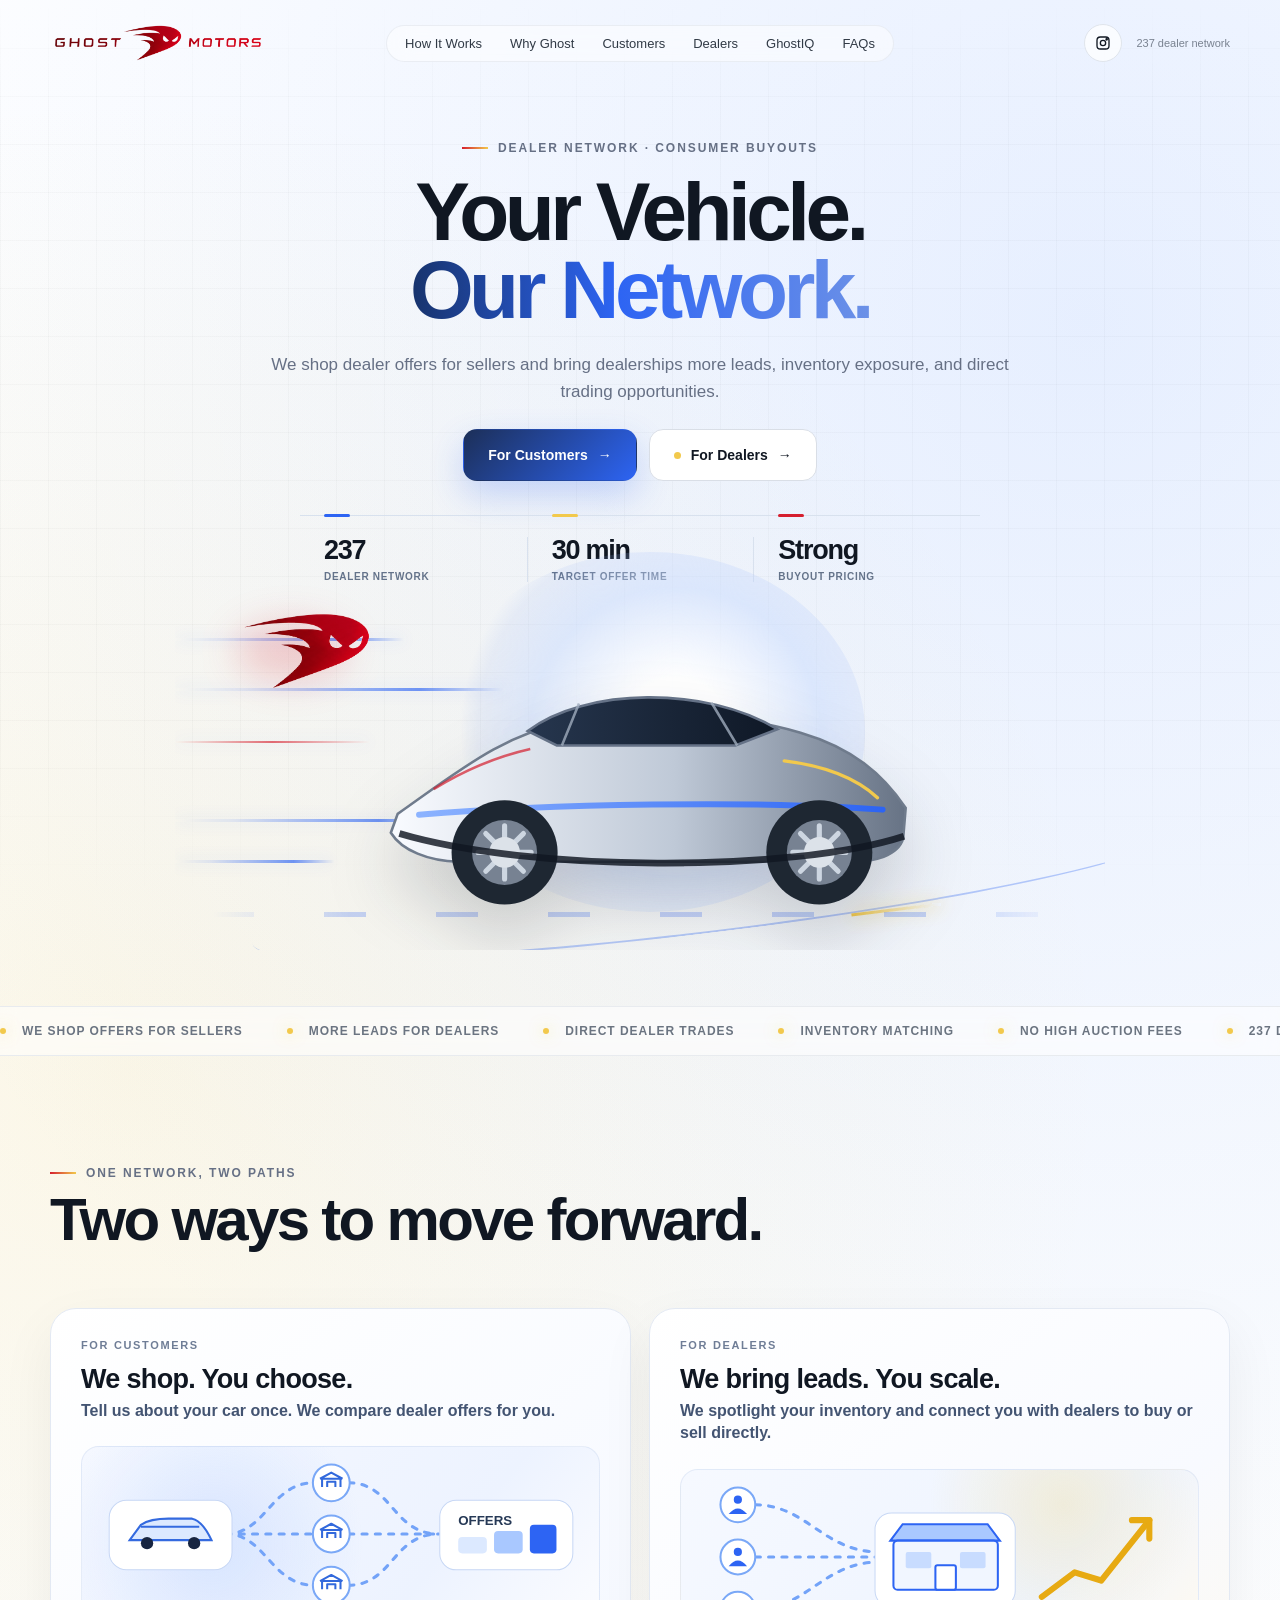
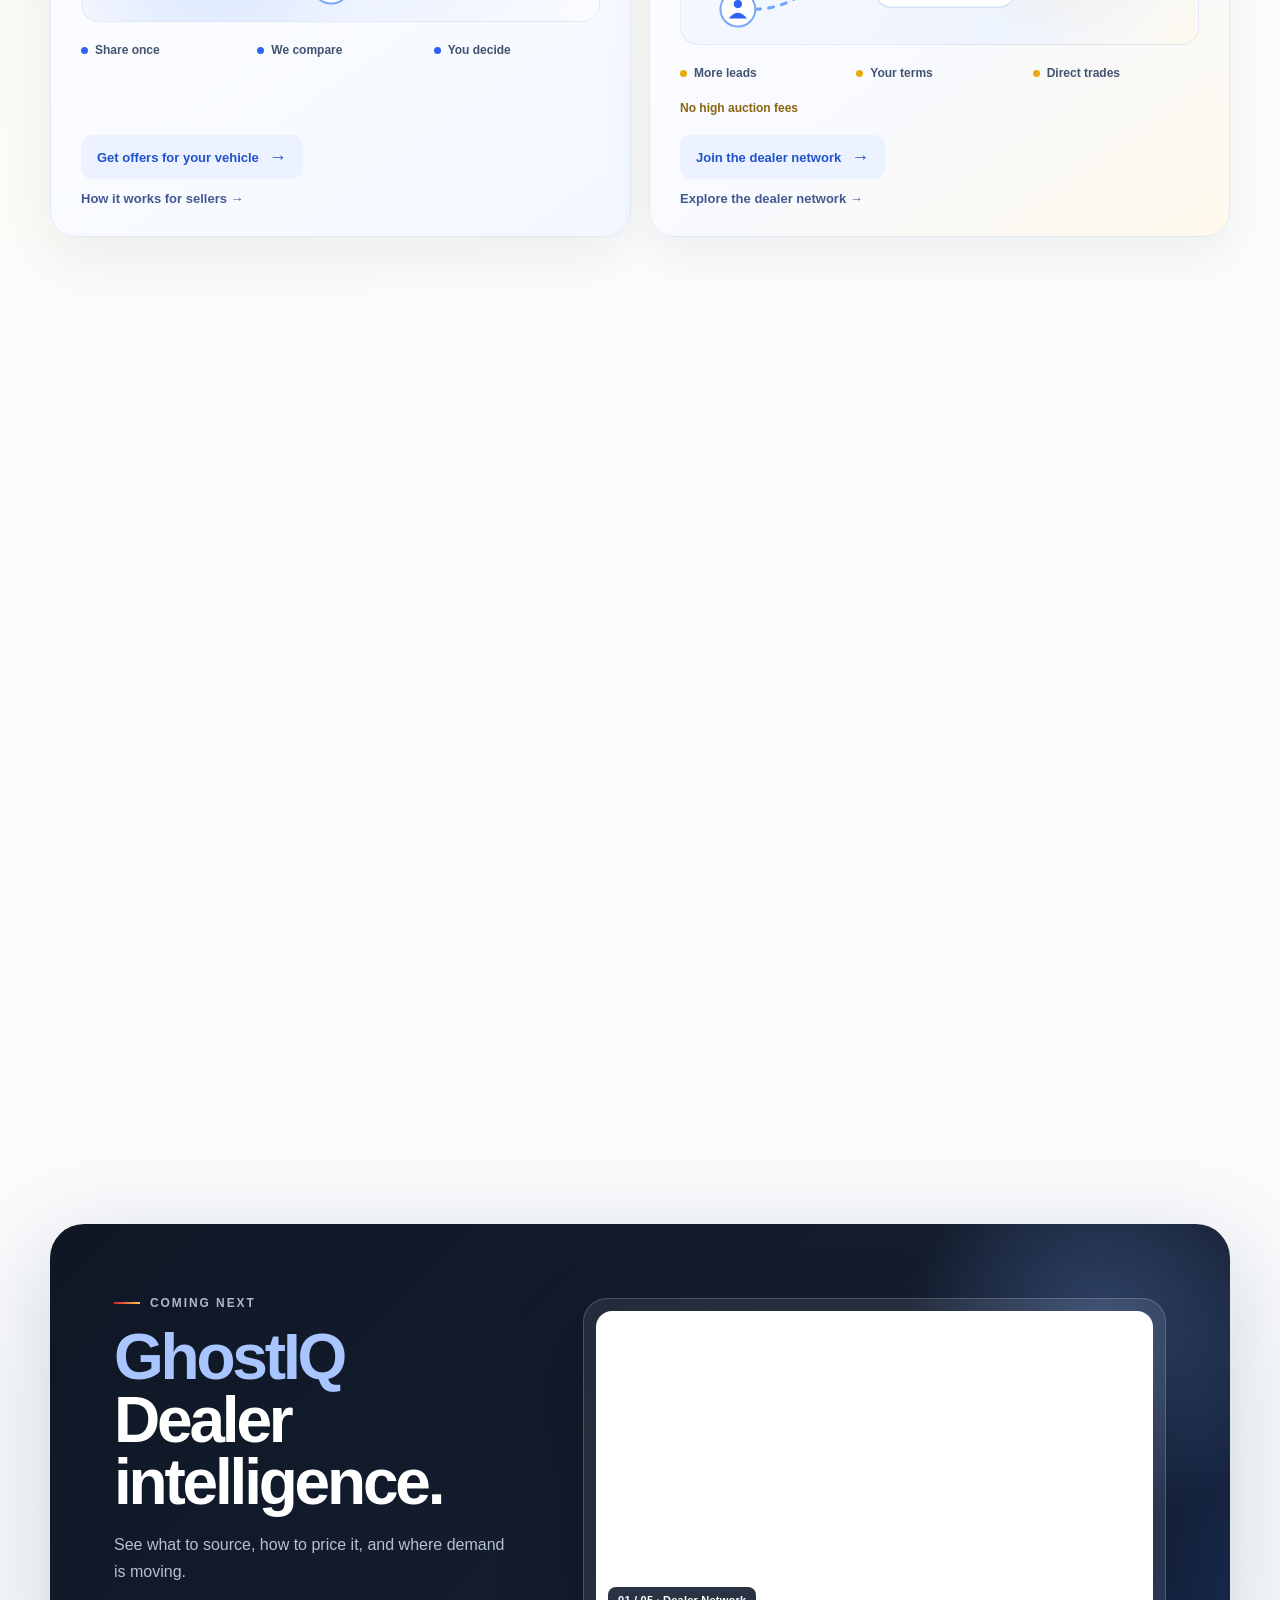
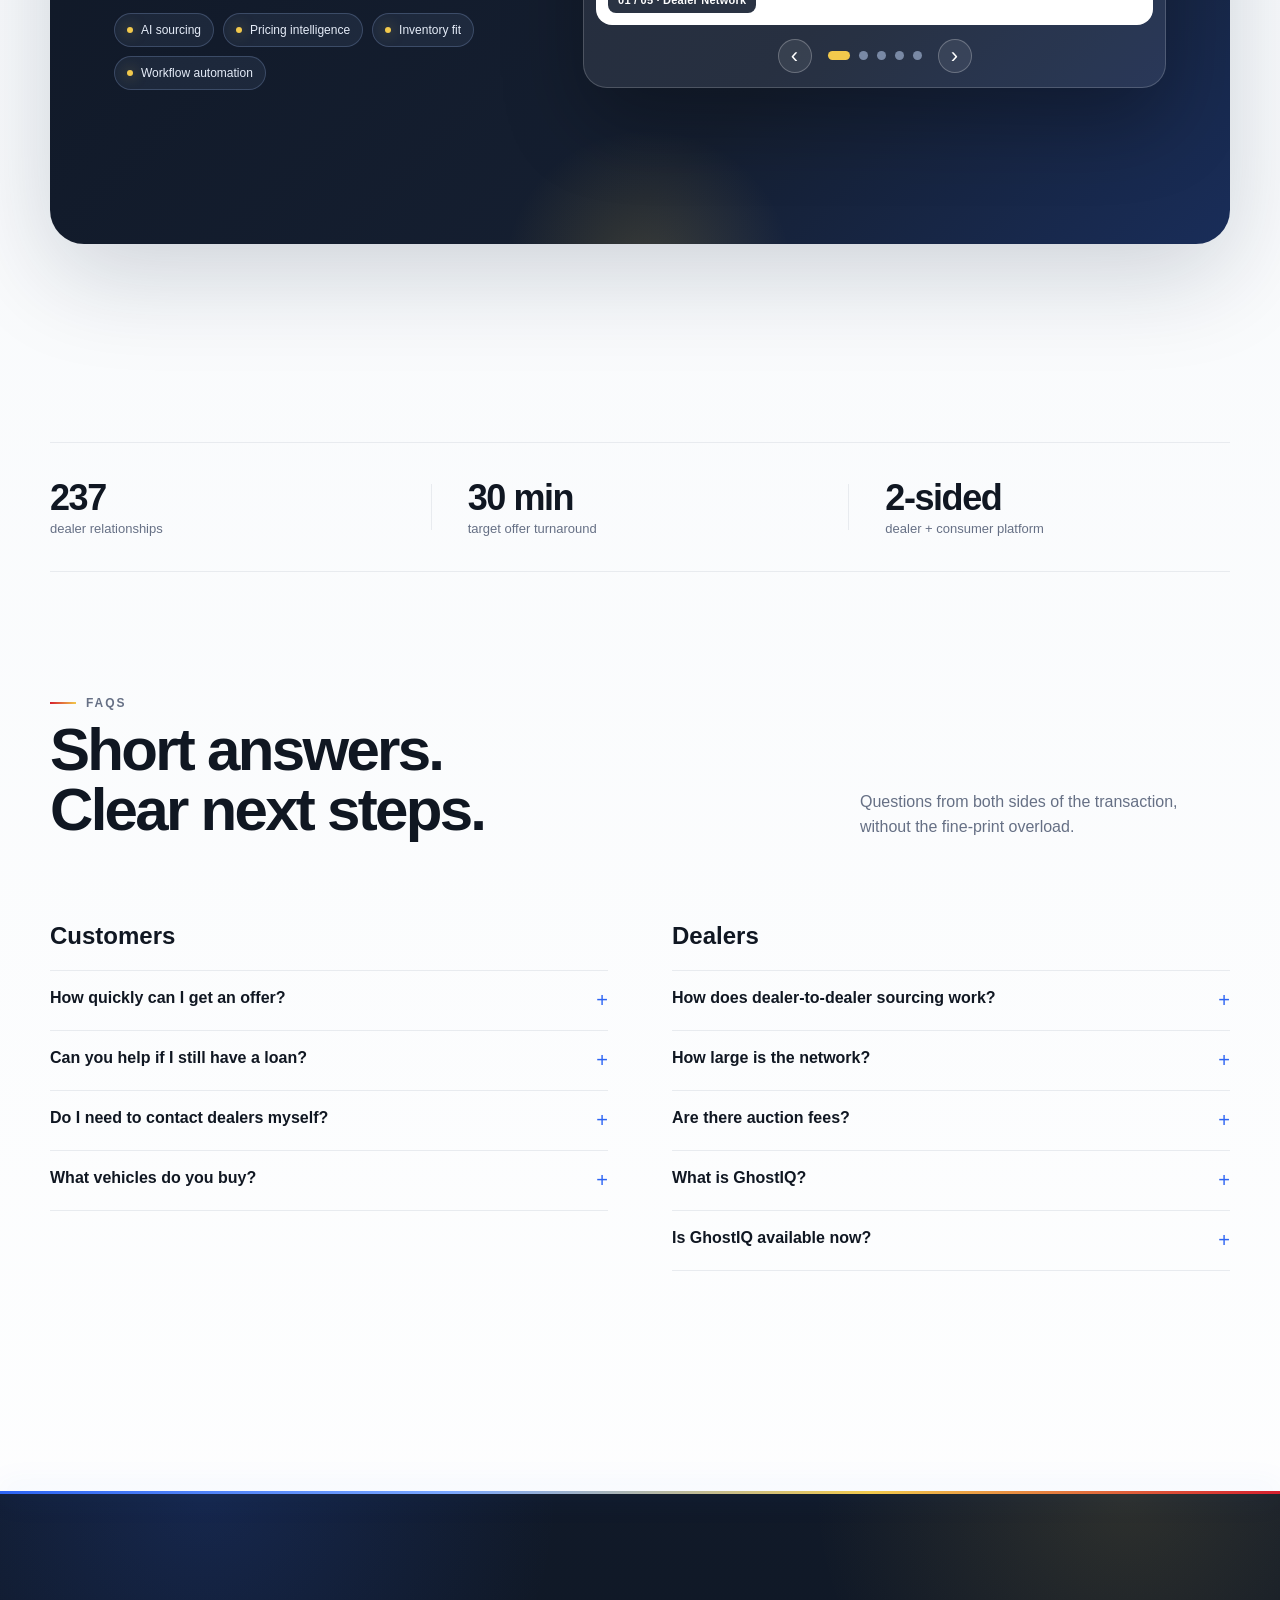
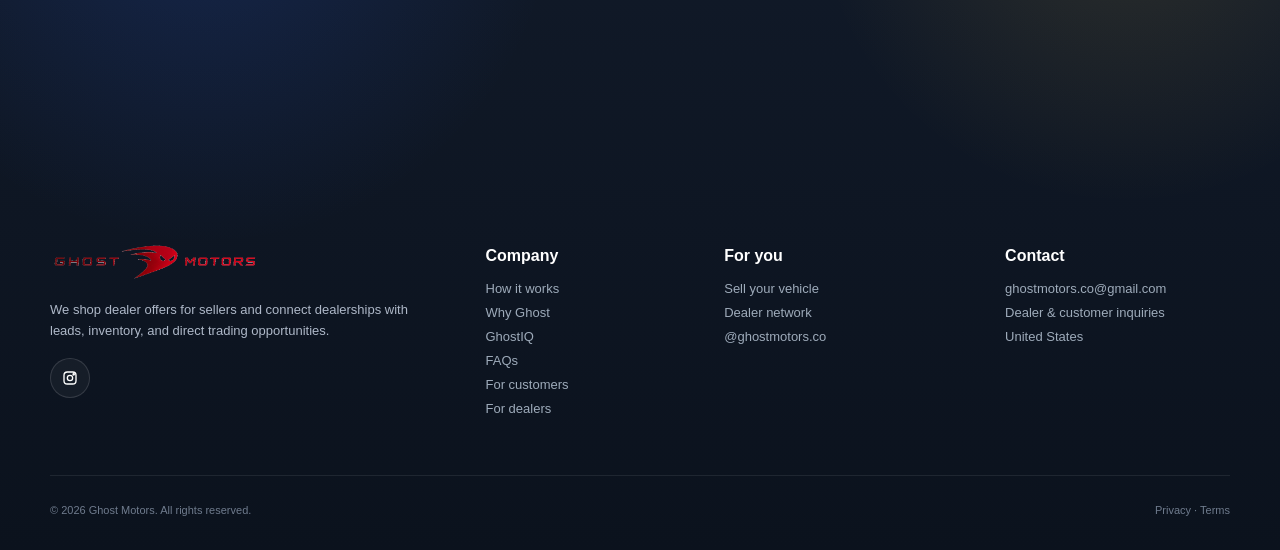
<file: index.html>
<!DOCTYPE html>
<html lang="en">
<head>
<meta charset="UTF-8">
<meta name="viewport" content="width=device-width, initial-scale=1.0">
<meta name="description" content="Ghost Motors shops dealer offers for vehicle sellers and helps dealerships find leads, source inventory, and trade directly without high auction fees.">
<meta name="theme-color" content="#f8fafc">
<title>Ghost Motors | Move Inventory Faster</title>
<link rel="icon" type="image/svg+xml" href="favicon.svg">
<style>
  :root {
    --ink:#101722;
    --muted:#667085;
    --line:#e8ebef;
    --paper:#fbfcfd;
    --blue:#2d64f3;
    --blue-2:#7aa7ff;
    --yellow:#f2c94c;
    --red:#d51f2e;
    --shadow: 0 24px 70px rgba(16, 23, 34, .10);
  }
  * { box-sizing:border-box; }
  html { scroll-behavior:smooth; }
  body {
    margin:0;
    font-family: Inter, ui-sans-serif, -apple-system, BlinkMacSystemFont, "Segoe UI", sans-serif;
    color:var(--ink);
    background:
      radial-gradient(circle at 85% 6%, rgba(122,167,255,.18), transparent 26%),
      radial-gradient(circle at 10% 20%, rgba(242,201,76,.13), transparent 22%),
      linear-gradient(180deg,#fff 0%,#f8fafc 58%,#fff 100%);
    overflow-x:hidden;
  }
  body::before {
    content:"";
    position:fixed; inset:0; pointer-events:none; z-index:-1;
    background-image:linear-gradient(rgba(16,23,34,.025) 1px, transparent 1px),
                     linear-gradient(90deg, rgba(16,23,34,.025) 1px, transparent 1px);
    background-size:48px 48px;
    mask-image:linear-gradient(to bottom, transparent, #000 12%, #000 82%, transparent);
  }
  .scroll-progress{
    position:fixed; top:0; left:0; height:3px; width:0; z-index:100;
    background:linear-gradient(90deg,var(--blue),var(--yellow),var(--red));
    box-shadow:0 0 18px rgba(45,100,243,.32);
  }
  a { color:inherit; text-decoration:none; }
  :focus-visible { outline:3px solid var(--blue); outline-offset:4px; border-radius:5px; }
  .wrap { width:min(1180px, calc(100% - 48px)); margin:auto; }
  .site-header{
    position:sticky; top:0; z-index:60;
    border-bottom:1px solid transparent;
    transition:background .3s ease, border-color .3s ease, box-shadow .3s ease, backdrop-filter .3s ease;
  }
  .site-header.scrolled{
    background:rgba(255,255,255,.78);
    backdrop-filter:blur(18px) saturate(1.2);
    -webkit-backdrop-filter:blur(18px) saturate(1.2);
    border-color:rgba(215,221,230,.78);
    box-shadow:0 12px 45px rgba(16,23,34,.06);
  }
  .nav {
    height:86px; display:grid; grid-template-columns:230px 1fr 230px; align-items:center;
    position:relative; z-index:20;
  }
  .brand { display:flex; align-items:center; width:220px; }
  .brand img { width:100%; max-height:44px; object-fit:contain; object-position:left center; }
  .navlinks {
    justify-self:center; display:flex; gap:28px; align-items:center;
    font-size:13px; color:#313a46; padding:10px 18px; border-radius:999px;
    background:rgba(255,255,255,.48); border:1px solid rgba(229,233,239,.75);
    backdrop-filter:blur(12px); -webkit-backdrop-filter:blur(12px);
  }
  .nav-right{justify-self:end; display:flex; align-items:center; gap:14px;}
  .nav-social{
    width:38px; height:38px; display:grid; place-items:center; border-radius:50%;
    border:1px solid #dfe4eb; background:rgba(255,255,255,.75); font-weight:900; font-size:13px;
    transition:.2s ease;
  }
  .nav-social:hover{transform:translateY(-2px); border-color:#cdd6e3; box-shadow:0 10px 24px rgba(16,23,34,.08);}
  .nav-social svg,.footer-social svg{width:16px; height:16px; display:block;}
  .nav-note{font-size:11px; color:#798290; white-space:nowrap;}
  .navlinks a { position:relative; }
  .navlinks a::after {
    content:""; position:absolute; left:0; right:100%; bottom:-8px; height:2px;
    background:linear-gradient(90deg,var(--blue),var(--yellow)); transition:.25s ease;
  }
  .navlinks a:hover::after { right:0; }
  .menu { display:none; border:0; background:none; font-size:26px; }
  .hero {
    min-height:auto; display:flex; flex-direction:column; align-items:center; justify-content:center;
    gap:0; padding:54px 0 34px; position:relative; text-align:center;
  }
  .hero-copy{
    display:flex; flex-direction:column; align-items:center; justify-content:center;
  }
  .eyebrow {
    display:flex; gap:10px; align-items:center; font-size:12px; letter-spacing:.16em;
    text-transform:uppercase; font-weight:800; color:#667085;
  }
  .eyebrow i { width:26px; height:2px; background:linear-gradient(90deg,var(--red),var(--yellow)); display:block; }
  h1 {
    margin:18px 0 22px; font-size:clamp(54px, 6.4vw, 86px); line-height:.95;
    letter-spacing:-.055em; max-width:900px;
  }
  h1 .accent {
    background:linear-gradient(90deg,#17336c 0%,var(--blue) 45%,#6c91e7 100%);
    -webkit-background-clip:text; color:transparent;
  }
  .hero p {
    max-width:760px; font-size:17px; line-height:1.6; color:var(--muted); margin:0 0 24px;
  }
  .actions { display:flex; gap:12px; flex-wrap:wrap; justify-content:center; }
  .btn {
    height:52px; padding:0 24px; border-radius:14px; display:inline-flex; align-items:center;
    justify-content:center; gap:10px; font-weight:800; font-size:14px; border:1px solid transparent;
    transition:transform .2s ease, box-shadow .2s ease, background .2s ease;
  }
  .btn:hover { transform:translateY(-2px); }
  .btn.primary {
    color:#fff; background:linear-gradient(135deg,#1c2f58,var(--blue));
    box-shadow:0 14px 34px rgba(45,100,243,.23);
  }
  .btn.secondary { background:#fff; border-color:#d9dee6; }
  .btn .dot { width:7px; height:7px; border-radius:99px; background:var(--yellow); }
  .trust {
    display:grid; grid-template-columns:repeat(3,minmax(0,1fr)); width:min(100%,680px);
    margin-top:34px; padding-top:21px; border-top:1px solid #d8e1ee;
    position:relative; z-index:5;
  }
  .trust-item { position:relative; padding:0 24px; text-align:left; }
  .trust-item + .trust-item { border-left:1px solid #d8e1ee; }
  .trust-item::before { content:""; position:absolute; top:-23px; left:24px; width:26px; height:3px; border-radius:99px; background:var(--blue); }
  .trust-item:nth-child(2)::before { background:var(--yellow); }
  .trust-item:nth-child(3)::before { background:var(--red); }
  .trust b { display:block; font-size:27px; line-height:1; letter-spacing:-.045em; color:var(--ink); }
  .trust span { display:block; margin-top:7px; color:#64738a; font-size:10px; letter-spacing:.07em; font-weight:800; text-transform:uppercase; }

  .visual {
    position:relative; height:410px; width:min(100%, 930px);
    margin:-42px auto -4px; overflow:hidden;
  }
  .speed-lines { position:absolute; inset:0; z-index:1; overflow:hidden; pointer-events:none; }
  .speed-line {
    position:absolute; top:var(--y); left:0; width:var(--w); height:3px; border-radius:999px;
    background:linear-gradient(90deg,transparent,rgba(45,100,243,.12) 22%,rgba(45,100,243,.68) 74%,transparent);
    box-shadow:0 0 16px rgba(45,100,243,.15);
    animation:speed-sweep var(--dur) linear var(--delay) infinite;
  }
  .speed-line:nth-child(3n) { height:2px; background:linear-gradient(90deg,transparent,rgba(213,31,46,.65),transparent); }
  @keyframes speed-sweep { from { transform:translateX(980px) skewX(-25deg); opacity:0; } 9%,78% { opacity:1; } to { transform:translateX(-480px) skewX(-25deg); opacity:0; } }
  .halo {
    position:absolute; width:430px; height:360px; border-radius:50%; left:28%; top:12px;
    background:
      radial-gradient(circle at 56% 50%,rgba(255,255,255,.95) 0 18%,rgba(200,219,255,.5) 48%,rgba(45,100,243,.06) 66%,transparent 72%);
    animation:float 7s ease-in-out infinite;
  }
  .car-stage {
    position:absolute; inset:18px -8px 0 0; z-index:2; display:flex; align-items:center; justify-content:center;
    animation:car-enter 1.05s cubic-bezier(.16,.82,.24,1) both, car-surge 2.8s ease-in-out 1.05s infinite;
  }
  .car-svg { width:100%; max-width:650px; filter:drop-shadow(0 35px 34px rgba(16,23,34,.18)); }
  .wheel-spin { animation:wheel-roll .6s linear infinite; }
  .wheel-spin.front { transform-origin:585px 315px; }
  .wheel-spin.rear { transform-origin:217px 315px; }
  @keyframes wheel-roll { to { transform:rotate(360deg); } }
  @keyframes car-enter { from { transform:translate3d(-130px,8px,0) scale(.96); opacity:0; filter:blur(7px); } to { transform:translate3d(0,0,0) scale(1); opacity:1; filter:blur(0); } }
  @keyframes car-surge { 0%,100% { transform:translate3d(-7px,2px,0) rotate(-.25deg); } 50% { transform:translate3d(10px,-3px,0) rotate(.15deg); } }
  .ghost-stage { position:absolute; inset:0; z-index:3; pointer-events:none; }
  .ghost-racer {
    position:absolute; left:7%; top:16%; width:135px; aspect-ratio:445 / 299;
    --travel:850px;
    animation:ghost-race 3.6s linear infinite;
  }
  .ghost-racer::before {
    content:""; position:absolute; inset:18% 8%; z-index:-1; border-radius:50%;
    background:rgba(213,31,46,.2); filter:blur(18px); transform:translateX(-16px);
  }
  .ghost-racer img { position:absolute; inset:0; width:100%; height:100%; object-fit:contain; mix-blend-mode:multiply; }
  .ghost-racer .ghost-echo { opacity:0; animation:ghost-trail 1.15s ease-out infinite; }
  .ghost-racer .ghost-echo.second { animation-delay:-.57s; }
  @keyframes ghost-race { 0% { transform:translate3d(-170px,18px,0) rotate(-8deg); opacity:0; filter:blur(10px); } 10% { opacity:1; filter:blur(0); } 66% { transform:translate3d(var(--travel),-18px,0) rotate(2deg); opacity:1; filter:blur(0); } 76%,100% { transform:translate3d(var(--travel),-18px,0) rotate(2deg); opacity:0; } }
  @keyframes ghost-trail { from { transform:translateX(-8px) scale(.98); opacity:.25; filter:blur(1px); } to { transform:translateX(-75px) scale(.86); opacity:0; filter:blur(10px); } }
  .road-motion { position:absolute; left:4%; right:4%; bottom:33px; height:5px; z-index:0; opacity:.65; background:repeating-linear-gradient(90deg,rgba(45,100,243,.38) 0 42px,transparent 42px 112px); background-size:336px 5px; animation:road-rush .85s linear infinite; mask-image:linear-gradient(90deg,transparent,#000 16%,#000 84%,transparent); }
  @keyframes road-rush { to { background-position:-336px 0; } }
  .route {
    position:absolute; left:8%; right:-8%; bottom:18px; height:90px; border-radius:50%;
    border-bottom:2px solid rgba(45,100,243,.32); transform:rotate(-7deg);
  }
  .route::after {
    content:""; position:absolute; width:90px; height:3px; right:26%; bottom:-3px;
    background:linear-gradient(90deg,var(--yellow),transparent);
    box-shadow:0 0 18px rgba(242,201,76,.8);
    animation:route 4s linear infinite;
  }
  section { padding:110px 0; }
  section[id], .path[id] { scroll-margin-top:86px; }
  .section-head { display:flex; justify-content:space-between; gap:32px; align-items:end; margin-bottom:58px; }
  .section-head h2 {
    margin:10px 0 0; font-size:clamp(38px,5vw,60px); line-height:1; letter-spacing:-.045em;
    max-width:760px;
  }
  .section-head p { max-width:370px; color:var(--muted); line-height:1.6; margin:0; }

  .pathways { display:grid; grid-template-columns:repeat(2,minmax(0,1fr)); gap:18px; }
  .path {
    position:relative; overflow:clip; display:flex; flex-direction:column; min-width:0;
    padding:30px; border:1px solid #e3e9f3; border-radius:26px;
    background:linear-gradient(145deg,#fff 0%,#f3f7ff 100%);
    box-shadow:0 20px 55px rgba(16,23,34,.06); transition:transform .3s ease, box-shadow .3s ease;
  }
  .path:hover { transform:translateY(-5px); box-shadow:0 28px 65px rgba(16,23,34,.10); }
  .path.dealer-path { background:linear-gradient(145deg,#fff 0%,#f8faff 58%,#fff9eb 100%); }
  .path-label { color:#6f7d96; font-size:11px; font-weight:900; letter-spacing:.15em; text-transform:uppercase; }
  .path h3 { font-size:27px; letter-spacing:-.025em; margin:13px 0 5px; }
  .path-tagline { margin:0; color:#435472; font-size:16px; line-height:1.4; font-weight:700; }
  .path-visual {
    position:relative; height:176px; margin:24px 0 21px; border-radius:18px; overflow:clip;
    background:radial-gradient(circle at 25% 55%,rgba(122,167,255,.22),transparent 38%),
      linear-gradient(130deg,#f5f8ff,#edf3ff 68%,#fbfcff);
    border:1px solid rgba(144,169,213,.18);
  }
  .dealer-path .path-visual {
    background:radial-gradient(circle at 74% 20%,rgba(242,201,76,.20),transparent 33%),
      linear-gradient(130deg,#f6f9ff,#eef4ff 70%,#fffaf0);
  }
  .path-visual svg { width:100%; height:100%; display:block; }
  .art-line { stroke-dasharray:5 8; animation:art-flow 7s linear infinite; }
  .art-float { animation:art-float 5s ease-in-out infinite; }
  .art-growth { transform-origin:center; animation:art-growth 3.5s ease-in-out infinite; }
  .path-points { display:grid; grid-template-columns:repeat(3,minmax(0,1fr)); gap:10px; margin:0 0 20px; }
  .path-points span { display:flex; gap:7px; align-items:flex-start; color:#435472; font-size:12px; font-weight:750; line-height:1.3; }
  .path-points span::before { content:""; flex:none; width:7px; height:7px; margin-top:4px; border-radius:50%; background:var(--blue); }
  .dealer-path .path-points span::before { background:#e7aa12; }
  .path-benefit { color:#8b6510; font-size:12px; font-weight:800; margin:0 0 20px; }
  .path-link {
    align-self:flex-start; display:inline-flex; align-items:center; justify-content:center; gap:10px;
    min-height:44px; margin-top:auto; padding:10px 16px; border-radius:11px;
    background:#ecf2ff; color:#2052ca; font-size:13px; font-weight:800;
  }
  .path-link:hover,.path-link:focus-visible { background:#dbe8ff; }
  .path-link span { font-size:18px; }
  .path-detail { align-self:flex-start; margin-top:12px; color:#425a90; font-size:13px; font-weight:800; }
  .path-detail:hover,.path-detail:focus-visible { color:var(--blue); text-decoration:underline; text-underline-offset:3px; }

  .iq {
    position:relative; overflow:clip;
    background:linear-gradient(135deg,#0f1725 0%,#151f31 65%,#192d59 100%);
    color:#fff; border-radius:34px; padding:72px 64px; min-height:620px;
    box-shadow:0 30px 100px rgba(13,27,55,.18);
  }
  .iq::before {
    content:""; position:absolute; width:420px; height:420px; border-radius:50%;
    right:-80px; top:-100px; background:radial-gradient(circle,rgba(122,167,255,.30),transparent 65%);
  }
  .iq::after {
    content:""; position:absolute; width:300px; height:300px; border-radius:50%;
    left:38%; bottom:-180px; background:radial-gradient(circle,rgba(242,201,76,.17),transparent 68%);
  }
  .iq-grid { display:grid; grid-template-columns:.82fr 1.18fr; gap:64px; align-items:center; position:relative; z-index:2; }
  .iq .eyebrow { color:#aeb9cc; }
  .iq h2 { font-size:clamp(46px,5vw,68px); line-height:.98; letter-spacing:-.05em; margin:16px 0 18px; }
  .iq h2 span { color:#a8c5ff; }
  .iq p { color:#b5c0d0; line-height:1.65; max-width:480px; }
  .feature-line {
    margin-top:28px; display:flex; flex-wrap:wrap; gap:9px; font-size:12px; color:#e5ecf8;
  }
  .feature-line span { display:inline-flex; align-items:center; gap:8px; padding:9px 12px; border-radius:999px; border:1px solid rgba(168,197,255,.22); background:rgba(168,197,255,.08); }
  .feature-line span::before { content:""; width:6px; height:6px; flex:none; border-radius:50%; background:var(--yellow); box-shadow:0 0 13px rgba(242,201,76,.55); animation:feature-glow 3s ease-in-out infinite; }
  .feature-line span:nth-child(2)::before { animation-delay:.5s; }
  .feature-line span:nth-child(3)::before { animation-delay:1s; }
  .feature-line span:nth-child(4)::before { animation-delay:1.5s; }
  @keyframes feature-glow { 50% { transform:scale(1.6); box-shadow:0 0 20px rgba(242,201,76,.9); } }
  .iq-carousel {
    min-width:0; padding:12px; border:1px solid rgba(255,255,255,.18);
    border-radius:24px; background:rgba(255,255,255,.08);
    box-shadow:0 35px 80px rgba(0,0,0,.28);
  }
  .iq-slides {
    display:flex; overflow-x:auto; scroll-snap-type:x mandatory; scroll-behavior:smooth;
    border-radius:16px; scrollbar-width:none; overscroll-behavior-x:contain;
  }
  .iq-slides::-webkit-scrollbar { display:none; }
  .iq-slide { flex:0 0 100%; min-width:0; margin:0; scroll-snap-align:start; position:relative; }
  .iq-image-link { display:block; }
  .iq-image-link:focus-visible { outline:3px solid var(--yellow); outline-offset:-3px; }
  .iq-slide img { display:block; width:100%; height:auto; aspect-ratio:1672 / 941; object-fit:contain; background:#fff; }
  .iq-slide figcaption {
    position:absolute; left:12px; bottom:12px; padding:7px 10px; border-radius:8px;
    background:rgba(13,23,42,.88); color:#fff; font-size:11px; font-weight:700;
    letter-spacing:.02em; pointer-events:none;
  }
  .iq-controls { display:flex; justify-content:center; align-items:center; gap:16px; padding:14px 4px 2px; }
  .iq-arrow {
    display:grid; place-items:center; width:34px; height:34px; border-radius:50%;
    border:1px solid rgba(255,255,255,.25); background:rgba(255,255,255,.08);
    color:#fff; font-size:22px; line-height:1; cursor:pointer;
  }
  .iq-arrow:hover,.iq-arrow:focus-visible { background:rgba(255,255,255,.22); }
  .iq-dots { display:flex; gap:9px; align-items:center; }
  .iq-dot { width:9px; height:9px; padding:0; border:0; border-radius:50%; background:#7989a5; cursor:pointer; }
  .iq-dot[aria-current="true"] { width:22px; border-radius:99px; background:var(--yellow); }
  .iq-arrow:focus-visible,.iq-dot:focus-visible { outline:2px solid var(--yellow); outline-offset:3px; }
  .iq-zoom-hint { display:none; }

  .proof {
    padding:88px 0 34px;
  }
  .proof-line {
    display:grid; grid-template-columns:1fr auto 1fr auto 1fr; align-items:center; gap:36px;
    padding:34px 0; border-top:1px solid var(--line); border-bottom:1px solid var(--line);
  }
  .proof-item strong { font-size:36px; letter-spacing:-.04em; display:block; }
  .proof-item span { color:var(--muted); font-size:13px; }
  .slash { width:1px; height:46px; background:var(--line); }

  .faq { padding-top:90px; }
  .faq-grid { display:grid; grid-template-columns:1fr 1fr; gap:64px; }
  .faq-col h3 { font-size:24px; margin-bottom:20px; }
  details { border-top:1px solid var(--line); padding:18px 0; }
  details:last-child { border-bottom:1px solid var(--line); }
  summary { cursor:pointer; font-weight:750; list-style:none; display:flex; justify-content:space-between; gap:18px; }
  summary::-webkit-details-marker { display:none; }
  summary::after { content:"+"; color:var(--blue); font-size:20px; font-weight:400; }
  details[open] summary::after { content:"–"; }
  details p { margin:12px 32px 0 0; color:var(--muted); font-size:14px; line-height:1.6; }

  footer { padding:80px 0 36px; }
  .footer {
    padding-top:40px; border-top:1px solid var(--line); display:grid;
    grid-template-columns:1.4fr .7fr .8fr; gap:56px;
  }
  .footer-brand img { width:210px; max-height:46px; object-fit:contain; object-position:left center; }
  .footer-brand p { color:var(--muted); max-width:390px; line-height:1.6; font-size:13px; }
  .footer h4 { margin:6px 0 16px; }
  .footer a, .footer span { display:block; color:var(--muted); font-size:13px; margin:9px 0; }
  .legal { display:flex; justify-content:space-between; gap:20px; margin-top:50px; color:#98a0aa; font-size:11px; }

  .reveal {
    opacity:0; transform:translateY(30px) scale(.985);
    filter:blur(7px);
    transition:opacity .9s cubic-bezier(.2,.75,.2,1),
               transform .9s cubic-bezier(.2,.75,.2,1),
               filter .9s cubic-bezier(.2,.75,.2,1);
    transition-delay:var(--delay,0ms);
  }
  .reveal.on { opacity:1; transform:none; filter:blur(0); }

  .reveal-left{
    opacity:0; transform:translateX(-44px);
    transition:opacity .9s cubic-bezier(.2,.75,.2,1), transform .9s cubic-bezier(.2,.75,.2,1);
  }
  .reveal-right{
    opacity:0; transform:translateX(44px);
    transition:opacity .9s cubic-bezier(.2,.75,.2,1), transform .9s cubic-bezier(.2,.75,.2,1);
  }
  .reveal-left.on,.reveal-right.on{opacity:1; transform:none;}
  .stagger > *{opacity:0; transform:translateY(18px); transition:.65s cubic-bezier(.2,.75,.2,1);}
  .stagger.on > *{opacity:1; transform:none;}
  .stagger.on > *:nth-child(1){transition-delay:.05s}
  .stagger.on > *:nth-child(2){transition-delay:.12s}
  .stagger.on > *:nth-child(3){transition-delay:.19s}
  .stagger.on > *:nth-child(4){transition-delay:.26s}
  .stagger.on > *:nth-child(5){transition-delay:.33s}
  @keyframes float { 0%,100%{transform:translateY(0)} 50%{transform:translateY(-15px)} }
  @keyframes float2 { 0%,100%{transform:translate(0,0)} 50%{transform:translate(7px,-12px)} }
  @keyframes pulse { 0%,100%{transform:scale(1); opacity:.9} 50%{transform:scale(1.06); opacity:1} }
  @keyframes route { from{transform:translateX(-220px)} to{transform:translateX(260px)} }
  @keyframes art-flow { to { stroke-dashoffset:-52; } }
  @keyframes art-float { 0%,100%{transform:translateY(0)} 50%{transform:translateY(-5px)} }
  @keyframes art-growth { 0%,100%{transform:translateY(0)} 50%{transform:translateY(-4px)} }


  .signal-strip{padding:26px 0 0; overflow:hidden;}
  .marquee{
    border-top:1px solid var(--line); border-bottom:1px solid var(--line);
    background:rgba(255,255,255,.54); backdrop-filter:blur(10px);
    overflow:hidden; white-space:nowrap;
  }
  .marquee-track{
    display:inline-flex; gap:44px; align-items:center; min-width:max-content;
    padding:17px 0; animation:marquee 28s linear infinite;
    color:#6b7481; font-size:12px; letter-spacing:.08em; text-transform:uppercase; font-weight:800;
  }
  .marquee-track span::before{
    content:""; display:inline-block; width:6px; height:6px; border-radius:50%;
    background:var(--yellow); margin-right:16px; vertical-align:1px;
    box-shadow:0 0 14px rgba(242,201,76,.55);
  }

  .why-head { max-width:790px; margin-bottom:38px; }
  .why-head h2 { font-size:clamp(40px,5vw,62px); line-height:1; letter-spacing:-.05em; margin:15px 0 14px; }
  .why-head p { color:var(--muted); line-height:1.6; margin:0; font-size:16px; }
  .network-board { display:grid; gap:14px; }
  .flow-caption { display:block; margin:0 0 9px 5px; color:#6b7890; font-size:11px; font-weight:900; letter-spacing:.15em; text-transform:uppercase; }
  .flow-lane {
    display:grid; grid-template-columns:minmax(0,1fr) 74px minmax(0,1fr) 74px minmax(0,1fr);
    align-items:center; gap:8px; padding:18px; border:1px solid #dce7f6; border-radius:24px;
    background:linear-gradient(110deg,#f5f8ff,#fff 52%,#f5f8ff);
    box-shadow:0 16px 44px rgba(20,42,77,.05);
  }
  .flow-lane.dealer-lane { background:linear-gradient(110deg,#fffaf0,#fff 52%,#f4f8ff); }
  .flow-node { min-width:0; min-height:98px; padding:15px; display:flex; align-items:center; gap:12px; border:1px solid #dde7f5; border-radius:17px; background:rgba(255,255,255,.88); }
  .flow-node.hub { border-color:#bdcffa; background:#edf3ff; }
  .flow-icon { width:44px; height:44px; flex:none; display:grid; place-items:center; border-radius:13px; background:#e9f1ff; color:#2d64f3; }
  .flow-icon svg { width:27px; height:27px; stroke:currentColor; stroke-width:2; fill:none; stroke-linecap:round; stroke-linejoin:round; }
  .flow-node.hub .flow-icon { background:#fff; }
  .flow-node.hub img { width:35px; height:35px; object-fit:contain; mix-blend-mode:multiply; }
  .flow-node b { display:block; font-size:15px; letter-spacing:-.02em; }
  .flow-node small { display:block; color:#6a7890; font-size:12px; margin-top:4px; line-height:1.35; }
  .flow-link { position:relative; height:2px; background:#bed3f6; overflow:hidden; }
  .flow-link::after { content:""; position:absolute; width:28px; height:2px; left:-30px; top:0; background:linear-gradient(90deg,transparent,#2d64f3); box-shadow:0 0 12px #2d64f3; animation:network-flow 1.7s linear infinite; }
  .flow-lane.dealer-lane .flow-link::after { background:linear-gradient(90deg,transparent,#e5aa18); box-shadow:0 0 12px #e5aa18; }
  .flow-link:nth-of-type(4)::after { animation-delay:.35s; }
  @keyframes network-flow { to { left:100%; } }
  .network-note { display:inline-flex; align-items:center; gap:10px; margin-top:20px; color:#405374; font-size:13px; font-weight:800; }
  .network-note::before { content:"↔"; display:grid; place-items:center; width:30px; height:30px; border-radius:50%; background:#eaf1ff; color:var(--blue); font-size:17px; }

  footer{
    margin-top:110px; position:relative; padding:90px 0 34px;
    background:
      radial-gradient(circle at 16% 0%,rgba(45,100,243,.18),transparent 28%),
      radial-gradient(circle at 88% 0%,rgba(242,201,76,.13),transparent 24%),
      linear-gradient(180deg,#111a29 0%,#0b121d 100%);
    color:#f7f9fc;
  }
  footer::before{
    content:""; position:absolute; left:0; right:0; top:0; height:3px;
    background:linear-gradient(90deg,var(--blue),#7aa7ff 35%,var(--yellow) 68%,var(--red));
    box-shadow:0 0 30px rgba(45,100,243,.28);
  }
  .footer{
    padding-top:0; border-top:0; display:grid;
    grid-template-columns:1.35fr .65fr .8fr .8fr; gap:56px;
  }
  .footer-brand p{color:#aeb8c8;}
  .footer h4{color:#fff;}
  .footer a,.footer span{color:#9eabba;}
  .footer a:hover{color:#fff;}
  .footer-social{display:flex; gap:10px; margin-top:16px;}
  .footer-social a{
    width:40px; height:40px; border-radius:50%; display:grid; place-items:center;
    border:1px solid rgba(255,255,255,.13); background:rgba(255,255,255,.04);
    color:#fff; margin:0; font-size:12px; font-weight:900; transition:.2s ease;
  }
  .footer-social a:hover{transform:translateY(-2px); background:rgba(255,255,255,.08);}
  .footer-cta{
    margin-bottom:56px; display:flex; justify-content:space-between; gap:30px; align-items:end;
    padding-bottom:46px; border-bottom:1px solid rgba(255,255,255,.11);
  }
  .footer-cta h3{
    margin:0; font-size:clamp(34px,4vw,52px); max-width:720px; line-height:1.02; letter-spacing:-.04em;
  }
  .footer-cta h3 span{color:#a8c5ff;}
  .footer-cta .btn.secondary{background:transparent; color:#fff; border-color:rgba(255,255,255,.22);}
  .legal{color:#6f7b8d; border-top:1px solid rgba(255,255,255,.08); padding-top:28px;}

  @keyframes marquee{from{transform:translateX(0)} to{transform:translateX(-50%)}}

  @media (max-width: 900px) {
    .nav{grid-template-columns:1fr auto;}
    .navlinks { display:none; }
    .navlinks.open {
      display:flex; position:absolute; top:74px; right:0; left:auto; z-index:30;
      width:min(320px, calc(100vw - 28px)); flex-direction:column; align-items:stretch;
      gap:4px; padding:12px; border:1px solid #e8ebef; border-radius:16px;
      background:rgba(255,255,255,.97); box-shadow:0 20px 60px rgba(16,23,34,.12);
      backdrop-filter:blur(18px); max-height:70vh; overflow-y:auto;
    }
    .nav-right{display:none;}
    .menu { display:block; justify-self:end; min-width:44px; min-height:44px; cursor:pointer; }
    .hero { padding:38px 0 26px; }
    .visual { height:320px; margin:-24px auto 0; overflow:clip; }
    .section-head { align-items:start; flex-direction:column; }
    .pathways, .faq-grid, .iq-grid { grid-template-columns:1fr; }
    .iq { padding:52px 28px; }
    .proof-line { grid-template-columns:1fr; gap:24px; }
    .slash { display:none; }
    .footer { grid-template-columns:1fr 1fr; }
    .footer-cta{align-items:flex-start; flex-direction:column;}
  }
  @media (max-width: 620px) {
    .wrap { width:min(100% - 28px,1180px); }
    section { padding:60px 0; }
    .nav { height:74px; }
    .navlinks a { display:block; width:100%; padding:9px 4px; }
    h1 { font-size:clamp(42px,11vw,49px); margin:16px 0 18px; }
    .hero { min-height:auto; padding:30px 0 20px; }
    .hero p { font-size:16px; line-height:1.55; }
    .actions { width:100%; flex-direction:column; gap:10px; }
    .actions .btn { width:100%; }
    .visual { height:265px; margin:-8px auto 0; }
    .speed-line { height:2px; }
    .road-motion { bottom:30px; }
    .halo { width:245px; height:245px; left:18%; top:10px; }
    .car-stage { inset:8px -8px 0 -8px; }
    .ghost-racer { left:5%; top:15%; width:78px; --travel:430px; }
    .trust { width:100%; margin-top:28px; padding-top:17px; }
    .trust-item { padding:0 8px; text-align:center; }
    .trust-item::before { top:-19px; left:calc(50% - 12px); width:24px; }
    .trust b { font-size:20px; }
    .trust span { font-size:9px; line-height:1.25; letter-spacing:.03em; }
    .section-head { gap:16px; margin-bottom:32px; }
    .section-head h2 { font-size:clamp(36px,10vw,44px); }
    .section-head p { font-size:15px; }
    .path { padding:22px; }
    .path:hover { transform:none; }
    .path h3 { font-size:25px; }
    .path-tagline { font-size:15px; }
    .path-visual { height:150px; margin:20px 0 18px; }
    .path-points { display:flex; flex-wrap:wrap; gap:8px; margin-bottom:18px; }
    .path-points span { padding:7px 9px; border-radius:999px; background:rgba(255,255,255,.84); font-size:11px; }
    .path-points span::before { margin-top:3px; }
    .path-link { align-self:stretch; }
    .why-head { margin-bottom:26px; }
    .why-head h2 { font-size:clamp(36px,10vw,44px); }
    .why-head p { font-size:15px; }
    .flow-lane { grid-template-columns:1fr; gap:0; padding:14px; }
    .flow-node { min-height:76px; }
    .flow-link { width:2px; height:26px; justify-self:center; }
    .flow-link::after { width:2px; height:12px; left:0; top:-12px; background:linear-gradient(180deg,transparent,#2d64f3); animation:network-flow-vertical 1.4s linear infinite; }
    .flow-lane.dealer-lane .flow-link::after { background:linear-gradient(180deg,transparent,#e5aa18); }
    @keyframes network-flow-vertical { to { top:100%; } }
    .iq { min-height:0; padding:34px 16px; }
    .iq-grid { gap:30px; }
    .iq h2 { font-size:clamp(38px,10vw,48px); }
    .iq-carousel { padding:8px; }
    .iq-controls { gap:12px; padding:12px 0 0; }
    .iq-arrow { width:44px; height:44px; }
    .iq-dot { width:12px; height:12px; }
    .iq-slide figcaption { left:8px; bottom:8px; font-size:10px; }
    .iq .iq-zoom-hint { display:block; margin:8px 0 2px; color:#aeb9cc; text-align:center; font-size:12px; }
    .proof { padding:56px 0 24px; }
    .faq { padding-top:60px; }
    .faq-grid { gap:32px; }
    .footer { grid-template-columns:1fr; }
    .legal { flex-direction:column; }
    footer { margin-top:60px; padding:64px 0 30px; }
    .footer-cta { margin-bottom:40px; padding-bottom:34px; gap:20px; }
  }
  @media (prefers-reduced-motion: reduce) {
    *, *::before, *::after { animation:none !important; transition:none !important; scroll-behavior:auto !important; }
    .reveal { opacity:1; transform:none; }
    .speed-lines, .road-motion { display:none; }
  }
</style>
</head>
<body>
<div class="scroll-progress" id="scrollProgress"></div>
<header class="site-header" id="siteHeader">
  <div class="wrap">
    <nav class="nav">
      <a class="brand" href="#"><img alt="Ghost Motors" src="assets/ghost-wordmark.png"></a>
      <div class="navlinks" id="mobileNav">
        <a href="#how">How It Works</a>
        <a href="#why">Why Ghost</a>
        <a href="customers.html">Customers</a>
        <a href="dealers.html">Dealers</a>
        <a href="#ghostiq">GhostIQ</a>
        <a href="#faq">FAQs</a>
      </div>
      <div class="nav-right">
        <a class="nav-social" href="https://www.instagram.com/ghostmotors.co/" target="_blank" rel="noopener" aria-label="Ghost Motors Instagram"><svg viewBox="0 0 24 24" aria-hidden="true" fill="none" stroke="currentColor" stroke-width="2" stroke-linecap="round" stroke-linejoin="round">
  <rect x="3" y="3" width="18" height="18" rx="5" ry="5"></rect>
  <circle cx="12" cy="12" r="4"></circle>
  <circle cx="17.5" cy="6.5" r="1"></circle>
</svg></a>
        <span class="nav-note">237 dealer network</span>
      </div>
      <button class="menu" type="button" aria-label="Menu" aria-controls="mobileNav" aria-expanded="false">☰</button>
    </nav>
  </div>
</header>

<main>
<section class="hero wrap">
  <div class="hero-copy reveal on">
    <div class="eyebrow"><i></i> Dealer network · consumer buyouts</div>
    <h1>Your Vehicle.<br><span class="accent">Our Network.</span></h1>
    <p>We shop dealer offers for sellers and bring dealerships more leads, inventory exposure, and direct trading opportunities.</p>
    <div class="actions">
      <a class="btn primary" href="https://forms.gle/uVAF91x5bxfbbbyC8" target="_blank" rel="noopener">For Customers <span>→</span></a>
      <a class="btn secondary" href="https://forms.gle/ngZRGVnKfRn4CiXC7" target="_blank" rel="noopener"><span class="dot"></span> For Dealers <span>→</span></a>
    </div>
    <div class="trust stagger reveal">
      <div class="trust-item"><b>237</b><span>Dealer network</span></div>
      <div class="trust-item"><b>30 min</b><span>Target offer time</span></div>
      <div class="trust-item"><b>Strong</b><span>Buyout pricing</span></div>
    </div>
  </div>

  <div class="visual reveal on">
    <div class="speed-lines" aria-hidden="true">
      <span class="speed-line" style="--y:24%;--w:230px;--dur:1.65s;--delay:-.4s"></span>
      <span class="speed-line" style="--y:36%;--w:330px;--dur:1.25s;--delay:-1.1s"></span>
      <span class="speed-line" style="--y:49%;--w:195px;--dur:1.45s;--delay:-.8s"></span>
      <span class="speed-line" style="--y:68%;--w:275px;--dur:1.15s;--delay:-.2s"></span>
      <span class="speed-line" style="--y:78%;--w:160px;--dur:1.6s;--delay:-1.3s"></span>
    </div>
    <div class="halo" aria-hidden="true"></div><div class="route" aria-hidden="true"></div>
    <div class="road-motion" aria-hidden="true"></div>
    <div class="car-stage">
      <svg class="car-svg" viewBox="0 0 760 400" aria-label="Stylized performance car illustration">
        <defs>
          <linearGradient id="body" x1="0" x2="1"><stop offset="0" stop-color="#f9fbff"/><stop offset=".55" stop-color="#bfc9d7"/><stop offset="1" stop-color="#677385"/></linearGradient>
          <linearGradient id="glass" x1="0" x2="1"><stop offset="0" stop-color="#26364e"/><stop offset="1" stop-color="#0f1826"/></linearGradient>
          <linearGradient id="blueLine"><stop stop-color="#8cb3ff"/><stop offset="1" stop-color="#2d64f3"/></linearGradient>
        </defs>
        <path d="M92 270 C170 215 214 178 298 160 C369 145 483 152 563 175 C624 193 659 223 686 263 L683 299 C677 319 649 326 621 326 L163 326 C128 325 97 313 84 292 Z" fill="url(#body)" stroke="#6f7b8c" stroke-width="3"/>
        <path d="M244 173 C311 122 453 120 536 171 L487 190 L278 190 Z" fill="url(#glass)" stroke="#657287" stroke-width="3"/>
        <path d="M284 190 L304 141 M489 190 L459 140" stroke="#9facbd" stroke-width="3" opacity=".8"/>
        <path d="M117 271 C265 258 515 254 659 265" fill="none" stroke="url(#blueLine)" stroke-width="7" stroke-linecap="round"/>
        <path d="M544 208 C594 214 628 228 653 251" fill="none" stroke="#f2c94c" stroke-width="4" stroke-linecap="round"/>
        <path d="M134 241 C168 220 203 204 247 194" fill="none" stroke="#d51f2e" stroke-width="3" opacity=".7"/>
        <ellipse cx="217" cy="315" rx="62" ry="61" fill="#1e2732"/><ellipse cx="217" cy="315" rx="38" ry="38" fill="#778292"/>
        <g class="wheel-spin rear" stroke="#cdd6e1" stroke-width="6" stroke-linecap="round"><path d="M217 284v62M186 315h62M195 293l44 44M195 337l44-44"/></g><ellipse cx="217" cy="315" rx="18" ry="18" fill="#dce2e9"/>
        <ellipse cx="585" cy="315" rx="62" ry="61" fill="#1e2732"/><ellipse cx="585" cy="315" rx="38" ry="38" fill="#778292"/>
        <g class="wheel-spin front" stroke="#cdd6e1" stroke-width="6" stroke-linecap="round"><path d="M585 284v62M554 315h62M563 293l44 44M563 337l44-44"/></g><ellipse cx="585" cy="315" rx="18" ry="18" fill="#dce2e9"/>
        <path d="M94 293 C245 338 552 339 684 296" fill="none" stroke="#101722" stroke-width="8" opacity=".82"/>
      </svg>
    </div>
    <div class="ghost-stage" role="img" aria-label="Ghost Motors icon racing forward with motion trails">
      <div class="ghost-racer" aria-hidden="true">
        <img class="ghost-echo" src="favicon.svg" alt="">
        <img class="ghost-echo second" src="favicon.svg" alt="">
        <img class="ghost-main" src="favicon.svg" alt="">
      </div>
    </div>
  </div>
</section>

<section class="signal-strip" aria-label="Ghost Motors capabilities">
  <div class="marquee">
    <div class="marquee-track">
      <span>We shop offers for sellers</span><span>More leads for dealers</span><span>Direct dealer trades</span><span>Inventory matching</span><span>No high auction fees</span><span>237 dealer relationships</span><span>GhostIQ dealer intelligence</span>
      <span>We shop offers for sellers</span><span>More leads for dealers</span><span>Direct dealer trades</span><span>Inventory matching</span><span>No high auction fees</span><span>237 dealer relationships</span><span>GhostIQ dealer intelligence</span>
    </div>
  </div>
</section>

<section id="how">
  <div class="wrap">
    <div class="section-head reveal">
      <div>
        <div class="eyebrow"><i></i> One network, two paths</div>
        <h2>Two ways to move forward.</h2>
      </div>
    </div>

    <div class="pathways reveal">
      <div class="path customer-path" id="customers">
        <span class="path-label">For customers</span>
        <h3>We shop. You choose.</h3>
        <p class="path-tagline">Tell us about your car once. We compare dealer offers for you.</p>
        <div class="path-visual" aria-hidden="true">
          <svg viewBox="0 0 500 170" preserveAspectRatio="xMidYMid meet">
            <path class="art-line" d="M138 85 C177 85 182 35 224 35 M138 85 H224 M138 85 C177 85 182 135 224 135 M258 35 C301 35 301 85 346 85 M258 85 H346 M258 135 C301 135 301 85 346 85" fill="none" stroke="#73a3f8" stroke-width="3" stroke-linecap="round"/>
            <g class="art-float"><rect x="24" y="52" width="120" height="68" rx="17" fill="#fff" stroke="#c8d8f5"/><path d="M44 91 L55 76 Q64 70 82 70 H105 Q115 72 124 91 Z" fill="#dce9ff" stroke="#346adf" stroke-width="2"/><path d="M55 78 H112" stroke="#346adf" stroke-width="2"/><circle cx="61" cy="94" r="6" fill="#172541"/><circle cx="107" cy="94" r="6" fill="#172541"/></g>
            <g fill="#fff" stroke="#7aa8f7" stroke-width="2"><circle cx="241" cy="35" r="18"/><circle cx="241" cy="85" r="18"/><circle cx="241" cy="135" r="18"/></g>
            <g fill="none" stroke="#3269dc" stroke-width="2" stroke-linejoin="round"><path d="M232 39 V31 H250 V39 M230 31 L241 25 L252 31 M237 39 V34 H245 V39"/><path d="M232 89 V81 H250 V89 M230 81 L241 75 L252 81 M237 89 V84 H245 V89"/><path d="M232 139 V131 H250 V139 M230 131 L241 125 L252 131 M237 139 V134 H245 V139"/></g>
            <g class="art-float"><rect x="347" y="52" width="130" height="68" rx="16" fill="#fff" stroke="#c8d8f5"/><text x="365" y="76" fill="#263956" font-size="13" font-weight="800">OFFERS</text><rect x="365" y="88" width="28" height="16" rx="4" fill="#dce9ff"/><rect x="400" y="82" width="28" height="22" rx="4" fill="#a9c8ff"/><rect x="435" y="76" width="26" height="28" rx="4" fill="#2d64f3"/></g>
          </svg>
        </div>
        <div class="path-points"><span>Share once</span><span>We compare</span><span>You decide</span></div>
        <a class="path-link" href="https://forms.gle/uVAF91x5bxfbbbyC8" target="_blank" rel="noopener">Get offers for your vehicle <span aria-hidden="true">→</span></a>
        <a class="path-detail" href="customers.html">How it works for sellers →</a>
      </div>
      <div class="path dealer-path" id="dealers">
        <span class="path-label">For dealers</span>
        <h3>We bring leads. You scale.</h3>
        <p class="path-tagline">We spotlight your inventory and connect you with dealers to buy or sell directly.</p>
        <div class="path-visual" aria-hidden="true">
          <svg viewBox="0 0 500 170" preserveAspectRatio="xMidYMid meet">
            <path class="art-line" d="M70 34 C120 34 137 80 190 80 M70 85 H190 M70 136 C120 136 137 90 190 90" fill="none" stroke="#73a3f8" stroke-width="3" stroke-linecap="round"/>
            <g fill="#fff" stroke="#7aa8f7" stroke-width="2"><circle cx="53" cy="34" r="17"/><circle cx="53" cy="85" r="17"/><circle cx="53" cy="136" r="17"/></g>
            <g fill="#2d64f3"><circle cx="53" cy="29" r="4"/><path d="M44 43 Q53 32 62 43"/><circle cx="53" cy="80" r="4"/><path d="M44 94 Q53 83 62 94"/><circle cx="53" cy="131" r="4"/><path d="M44 145 Q53 134 62 145"/></g>
            <g class="art-float"><rect x="187" y="42" width="137" height="92" rx="16" fill="#fff" stroke="#c8d8f5"/><path d="M202 69 L214 53 H297 L309 69 Z" fill="#a9c8ff" stroke="#2d64f3" stroke-width="2"/><rect x="205" y="69" width="102" height="48" rx="4" fill="#f1f6ff" stroke="#2d64f3" stroke-width="2"/><rect x="217" y="80" width="25" height="16" rx="2" fill="#c8dcff"/><rect x="270" y="80" width="25" height="16" rx="2" fill="#c8dcff"/><rect x="246" y="93" width="20" height="24" rx="2" fill="#fff" stroke="#2d64f3" stroke-width="2"/></g>
            <g class="art-growth"><path d="M350 124 L382 100 L408 108 L455 49" fill="none" stroke="#e7aa12" stroke-width="6" stroke-linecap="round" stroke-linejoin="round"/><path d="M438 49 H455 V67" fill="none" stroke="#e7aa12" stroke-width="6" stroke-linecap="round" stroke-linejoin="round"/></g>
          </svg>
        </div>
        <div class="path-points"><span>More leads</span><span>Your terms</span><span>Direct trades</span></div>
        <p class="path-benefit">No high auction fees</p>
        <a class="path-link" href="https://forms.gle/ngZRGVnKfRn4CiXC7" target="_blank" rel="noopener">Join the dealer network <span aria-hidden="true">→</span></a>
        <a class="path-detail" href="dealers.html">Explore the dealer network →</a>
      </div>
    </div>
  </div>
</section>

<section id="why">
  <div class="wrap">
    <div class="why-head reveal">
      <div class="eyebrow"><i></i> Why Ghost Motors</div>
      <h2>How the network works.</h2>
      <p>We make the connections. You decide the deal.</p>
    </div>
    <div class="network-board reveal" aria-label="How Ghost Motors connects vehicle owners and dealers">
      <div>
        <span class="flow-caption">For vehicle owners</span>
        <div class="flow-lane">
          <div class="flow-node"><span class="flow-icon" aria-hidden="true"><svg viewBox="0 0 32 32"><path d="M4 20h24l-3-7c-1-2-3-3-5-3h-8c-2 0-4 1-5 3l-3 7Zm3 0v4m18-4v4M9 24h1m12 0h1M8 16h16"/></svg></span><div><b>Your vehicle</b><small>Share once</small></div></div>
          <div class="flow-link" aria-hidden="true"></div>
          <div class="flow-node hub"><span class="flow-icon" aria-hidden="true"><img src="favicon.svg" alt=""></span><div><b>Ghost network</b><small>We shop dealers</small></div></div>
          <div class="flow-link" aria-hidden="true"></div>
          <div class="flow-node"><span class="flow-icon" aria-hidden="true"><svg viewBox="0 0 32 32"><path d="M5 8h17l5 5v11H5V8Zm17 0v6h5M10 17h11M10 21h8"/></svg></span><div><b>Dealer offers</b><small>You choose</small></div></div>
        </div>
      </div>
      <div>
        <span class="flow-caption">For dealerships</span>
        <div class="flow-lane dealer-lane">
          <div class="flow-node"><span class="flow-icon" aria-hidden="true"><svg viewBox="0 0 32 32"><path d="M4 13h24l-3-6H7l-3 6Zm2 0v13h20V13M12 26v-8h8v8M8 18h2m12 0h2"/></svg></span><div><b>Your inventory</b><small>Set your terms</small></div></div>
          <div class="flow-link" aria-hidden="true"></div>
          <div class="flow-node hub"><span class="flow-icon" aria-hidden="true"><img src="favicon.svg" alt=""></span><div><b>Ghost network</b><small>We bring leads</small></div></div>
          <div class="flow-link" aria-hidden="true"></div>
          <div class="flow-node"><span class="flow-icon" aria-hidden="true"><svg viewBox="0 0 32 32"><path d="M3 16h26M7 16V8l9-5 9 5v8M6 16v12h20V16M13 28v-8h6v8M10 12h1m10 0h1"/></svg></span><div><b>Dealer buyers</b><small>Trade directly</small></div></div>
        </div>
      </div>
    </div>
    <div class="network-note reveal">Direct dealer trades without high auction fees.</div>
  </div>
</section>

<section id="ghostiq">
  <div class="wrap">
    <div class="iq reveal">
      <div class="iq-grid">
        <div>
          <div class="eyebrow"><i></i> Coming next</div>
          <h2><span>GhostIQ</span><br>Dealer intelligence.</h2>
          <p>See what to source, how to price it, and where demand is moving.</p>
          <div class="feature-line">
            <span>AI sourcing</span><span>Pricing intelligence</span><span>Inventory fit</span><span>Workflow automation</span>
          </div>
        </div>

        <div class="iq-carousel" role="region" aria-roledescription="carousel" aria-label="GhostIQ platform previews">
          <div class="iq-slides" id="iqSlides" aria-live="off">
            <figure class="iq-slide" role="group" aria-roledescription="slide" aria-label="1 of 5: Dealer Network">
              <a class="iq-image-link" href="assets/ghostplatform1.png" target="_blank" rel="noopener" aria-label="Open Dealer Network screenshot full size"><img src="assets/ghostplatform1.png" alt="GhostIQ Dealer Network dashboard" width="1672" height="941" loading="lazy" decoding="async"></a>
              <figcaption>01 / 05 · Dealer Network</figcaption>
            </figure>
            <figure class="iq-slide" role="group" aria-roledescription="slide" aria-label="2 of 5: Market Intelligence">
              <a class="iq-image-link" href="assets/ghostplatform2.png" target="_blank" rel="noopener" aria-label="Open Market Intelligence screenshot full size"><img src="assets/ghostplatform2.png" alt="GhostIQ Market Intelligence dashboard" width="1672" height="941" loading="lazy" decoding="async"></a>
              <figcaption>02 / 05 · Market Intelligence</figcaption>
            </figure>
            <figure class="iq-slide" role="group" aria-roledescription="slide" aria-label="3 of 5: AI Sourcing">
              <a class="iq-image-link" href="assets/ghostplatform3.png" target="_blank" rel="noopener" aria-label="Open AI Sourcing screenshot full size"><img src="assets/ghostplatform3.png" alt="GhostIQ AI Sourcing dashboard" width="1672" height="941" loading="lazy" decoding="async"></a>
              <figcaption>03 / 05 · AI Sourcing</figcaption>
            </figure>
            <figure class="iq-slide" role="group" aria-roledescription="slide" aria-label="4 of 5: Dealer Chat">
              <a class="iq-image-link" href="assets/ghostplatform4.png" target="_blank" rel="noopener" aria-label="Open Dealer Chat screenshot full size"><img src="assets/ghostplatform4.png" alt="GhostIQ Dealer Chat dashboard" width="1672" height="941" loading="lazy" decoding="async"></a>
              <figcaption>04 / 05 · Dealer Chat</figcaption>
            </figure>
            <figure class="iq-slide" role="group" aria-roledescription="slide" aria-label="5 of 5: Overview">
              <a class="iq-image-link" href="assets/ghostplatform5.png" target="_blank" rel="noopener" aria-label="Open Overview screenshot full size"><img src="assets/ghostplatform5.png" alt="GhostIQ Overview dashboard" width="1672" height="941" loading="lazy" decoding="async"></a>
              <figcaption>05 / 05 · Overview</figcaption>
            </figure>
          </div>
          <div class="iq-controls" aria-label="Carousel controls">
            <button class="iq-arrow" id="iqPrevious" type="button" aria-label="Previous GhostIQ image">‹</button>
            <div class="iq-dots" aria-label="Choose GhostIQ image">
              <button class="iq-dot" type="button" data-slide="0" aria-label="Show image 1 of 5" aria-current="true"></button>
              <button class="iq-dot" type="button" data-slide="1" aria-label="Show image 2 of 5"></button>
              <button class="iq-dot" type="button" data-slide="2" aria-label="Show image 3 of 5"></button>
              <button class="iq-dot" type="button" data-slide="3" aria-label="Show image 4 of 5"></button>
              <button class="iq-dot" type="button" data-slide="4" aria-label="Show image 5 of 5"></button>
            </div>
            <button class="iq-arrow" id="iqNext" type="button" aria-label="Next GhostIQ image">›</button>
          </div>
          <p class="iq-zoom-hint">Tap a screenshot to view it full size.</p>
        </div>
      </div>
    </div>
  </div>
</section>

<section class="proof">
  <div class="wrap proof-line reveal">
    <div class="proof-item"><strong>237</strong><span>dealer relationships</span></div>
    <div class="slash"></div>
    <div class="proof-item"><strong>30 min</strong><span>target offer turnaround</span></div>
    <div class="slash"></div>
    <div class="proof-item"><strong>2-sided</strong><span>dealer + consumer platform</span></div>
  </div>
</section>

<section class="faq" id="faq">
  <div class="wrap">
    <div class="section-head reveal">
      <div><div class="eyebrow"><i></i> FAQs</div><h2>Short answers.<br>Clear next steps.</h2></div>
      <p>Questions from both sides of the transaction, without the fine-print overload.</p>
    </div>
    <div class="faq-grid reveal">
      <div class="faq-col">
        <h3>Customers</h3>
        <details><summary>How quickly can I get an offer?</summary><p>Our goal is to provide a competitive offer within 30 minutes after we receive the information needed to evaluate your vehicle.</p></details>
        <details><summary>Can you help if I still have a loan?</summary><p>Yes. Ghost Motors can work with vehicles that still have a payoff balance and help structure the transaction around the existing loan.</p></details>
        <details><summary>Do I need to contact dealers myself?</summary><p>No. Give us your vehicle details once. We shop it across our dealer network, compare interest and offers, and bring the options to you. You choose whether to move forward.</p></details>
        <details><summary>What vehicles do you buy?</summary><p>We evaluate a broad range of vehicles. Final eligibility and pricing depend on condition, history, market demand, and payoff details.</p></details>
      </div>
      <div class="faq-col">
        <h3>Dealers</h3>
        <details><summary>How does dealer-to-dealer sourcing work?</summary><p>Tell us what you want to buy, sell, or trade. We highlight relevant inventory and introduce interested dealers directly. You control pricing, which leads to pursue, and the final decision.</p></details>
        <details><summary>How large is the network?</summary><p>Ghost Motors currently works across a network of 237 dealers.</p></details>
        <details><summary>Are there auction fees?</summary><p>Dealer-to-dealer opportunities are negotiated directly, so you can avoid the high fees that typically come with an auction.</p></details>
        <details><summary>What is GhostIQ?</summary><p>GhostIQ is our upcoming B2B dealer software focused on AI-assisted sourcing, pricing intelligence, inventory recommendations, and workflow automation.</p></details>
        <details><summary>Is GhostIQ available now?</summary><p>Not yet. The platform is in development and will be introduced to dealers in stages.</p></details>
      </div>
    </div>
  </div>
</section>
</main>

<footer>
  <div class="wrap">
    <div class="footer-cta reveal">
      <h3>Have a vehicle to move or inventory to source? <span>Start with Ghost.</span></h3>
      <div class="actions">
        <a class="btn primary" href="https://forms.gle/uVAF91x5bxfbbbyC8" target="_blank" rel="noopener">For Customers <span>→</span></a>
        <a class="btn secondary" href="https://forms.gle/ngZRGVnKfRn4CiXC7" target="_blank" rel="noopener">For Dealers <span>→</span></a>
      </div>
    </div>

    <div class="footer">
      <div class="footer-brand">
        <img alt="Ghost Motors" src="assets/ghost-wordmark.png">
        <p>We shop dealer offers for sellers and connect dealerships with leads, inventory, and direct trading opportunities.</p>
        <div class="footer-social">
          <a href="https://www.instagram.com/ghostmotors.co/" target="_blank" rel="noopener" aria-label="Instagram"><svg viewBox="0 0 24 24" aria-hidden="true" fill="none" stroke="currentColor" stroke-width="2" stroke-linecap="round" stroke-linejoin="round">
  <rect x="3" y="3" width="18" height="18" rx="5" ry="5"></rect>
  <circle cx="12" cy="12" r="4"></circle>
  <circle cx="17.5" cy="6.5" r="1"></circle>
</svg></a>
        </div>
      </div>
      <div>
        <h4>Company</h4>
        <a href="#how">How it works</a>
        <a href="#why">Why Ghost</a>
        <a href="#ghostiq">GhostIQ</a>
        <a href="#faq">FAQs</a>
        <a href="customers.html">For customers</a>
        <a href="dealers.html">For dealers</a>
      </div>
      <div>
        <h4>For you</h4>
        <a href="https://forms.gle/uVAF91x5bxfbbbyC8" target="_blank" rel="noopener">Sell your vehicle</a>
        <a href="https://forms.gle/ngZRGVnKfRn4CiXC7" target="_blank" rel="noopener">Dealer network</a>
        <a href="https://www.instagram.com/ghostmotors.co/" target="_blank" rel="noopener">@ghostmotors.co</a>
      </div>
      <div>
        <h4>Contact</h4>
        <span>ghostmotors.co@gmail.com</span>
        <span>Dealer & customer inquiries</span>
        <span>United States</span>
      </div>
    </div>
    <div class="legal">
      <span>© 2026 Ghost Motors. All rights reserved.</span>
      <span><a href="privacy.html">Privacy</a> · <a href="terms.html">Terms</a></span>
    </div>
  </div>
</footer>


<script>
  const siteHeader = document.getElementById('siteHeader');
  const progress = document.getElementById('scrollProgress');

  function onScroll() {
    const y = window.scrollY || 0;
    siteHeader.classList.toggle('scrolled', y > 18);

    const max = document.documentElement.scrollHeight - window.innerHeight;
    const pct = max > 0 ? (y / max) * 100 : 0;
    progress.style.width = pct + '%';

    const visual = document.querySelector('.visual');
    if (visual && y < 900) {
      visual.style.transform = `translateY(${y * .035}px)`;
    }
  }

  window.addEventListener('scroll', onScroll, { passive: true });
  onScroll();

  const reveal = new IntersectionObserver((entries) => {
    entries.forEach((entry) => {
      if (entry.isIntersecting) {
        entry.target.classList.add('on');
        reveal.unobserve(entry.target);
      }
    });
  }, { threshold: 0.12, rootMargin: "0px 0px -5% 0px" });

  document.querySelectorAll('.reveal:not(.on), .reveal-left, .reveal-right').forEach(el => reveal.observe(el));

  const iqCarousel = document.querySelector('.iq-carousel');
  const iqSlides = document.getElementById('iqSlides');
  const iqDots = [...iqCarousel.querySelectorAll('.iq-dot')];
  const iqMotion = window.matchMedia('(prefers-reduced-motion: reduce)');
  let iqIndex = 0;
  let iqTimer;
  let iqVisible = false;
  let iqPointerOver = false;

  function showIqSlide(index) {
    const previous = iqIndex;
    iqIndex = (index + iqDots.length) % iqDots.length;
    iqSlides.scrollTo({
      left: iqIndex * iqSlides.clientWidth,
      behavior: iqMotion.matches || (previous === iqDots.length - 1 && iqIndex === 0) ? 'instant' : 'smooth'
    });
    iqDots.forEach((dot, position) => {
      if (position === iqIndex) dot.setAttribute('aria-current', 'true');
      else dot.removeAttribute('aria-current');
    });
  }

  function stopIqAutoplay() {
    clearInterval(iqTimer);
    iqTimer = undefined;
  }

  function startIqAutoplay() {
    stopIqAutoplay();
    if (!iqVisible || iqPointerOver || iqCarousel.contains(document.activeElement) ||
        document.hidden || iqMotion.matches) return;
    iqTimer = setInterval(() => showIqSlide(iqIndex + 1), 5500);
  }

  iqCarousel.querySelector('#iqPrevious').addEventListener('click', () => showIqSlide(iqIndex - 1));
  iqCarousel.querySelector('#iqNext').addEventListener('click', () => showIqSlide(iqIndex + 1));
  iqDots.forEach((dot, index) => dot.addEventListener('click', () => showIqSlide(index)));

  iqSlides.addEventListener('scroll', () => {
    iqIndex = Math.max(0, Math.min(iqDots.length - 1,
      Math.round(iqSlides.scrollLeft / iqSlides.clientWidth)));
    iqDots.forEach((dot, position) => {
      if (position === iqIndex) dot.setAttribute('aria-current', 'true');
      else dot.removeAttribute('aria-current');
    });
  }, { passive: true });

  iqCarousel.addEventListener('pointerenter', () => { iqPointerOver = true; stopIqAutoplay(); });
  iqCarousel.addEventListener('pointerleave', () => { iqPointerOver = false; startIqAutoplay(); });
  iqCarousel.addEventListener('pointerdown', stopIqAutoplay);
  iqCarousel.addEventListener('pointerup', startIqAutoplay);
  iqCarousel.addEventListener('focusin', stopIqAutoplay);
  iqCarousel.addEventListener('focusout', () => setTimeout(startIqAutoplay, 0));
  document.addEventListener('visibilitychange', startIqAutoplay);
  iqMotion.addEventListener('change', startIqAutoplay);
  new IntersectionObserver(([entry]) => {
    iqVisible = entry.isIntersecting;
    startIqAutoplay();
  }, { threshold: 0.3 }).observe(iqCarousel);

  const menuButton = document.querySelector('.menu');
  const mobileNav = document.getElementById('mobileNav');
  menuButton.addEventListener('click', () => {
    menuButton.setAttribute('aria-expanded', String(mobileNav.classList.toggle('open')));
  });
  mobileNav.querySelectorAll('a').forEach(link => link.addEventListener('click', () => {
    mobileNav.classList.remove('open');
    menuButton.setAttribute('aria-expanded', 'false');
  }));

  const counters = document.querySelectorAll('.proof-item strong');
  const counterObserver = new IntersectionObserver((entries) => {
    entries.forEach(entry => {
      if (!entry.isIntersecting) return;

      const el = entry.target;
      const text = el.textContent.trim();
      const match = text.match(/\d+/);
      if (!match || text.includes('2-sided')) return;

      const numeric = parseInt(match[0], 10);
      const suffix = text.replace(match[0], '');
      const duration = 1100;
      const startTime = performance.now();

      function tick(now) {
        const p = Math.min((now - startTime) / duration, 1);
        const eased = 1 - Math.pow(1 - p, 3);
        el.textContent = Math.round(numeric * eased) + suffix;
        if (p < 1) requestAnimationFrame(tick);
      }

      requestAnimationFrame(tick);
      counterObserver.unobserve(el);
    });
  }, { threshold: .7 });

  counters.forEach(el => counterObserver.observe(el));
</script>

</body>
</html>
</file>
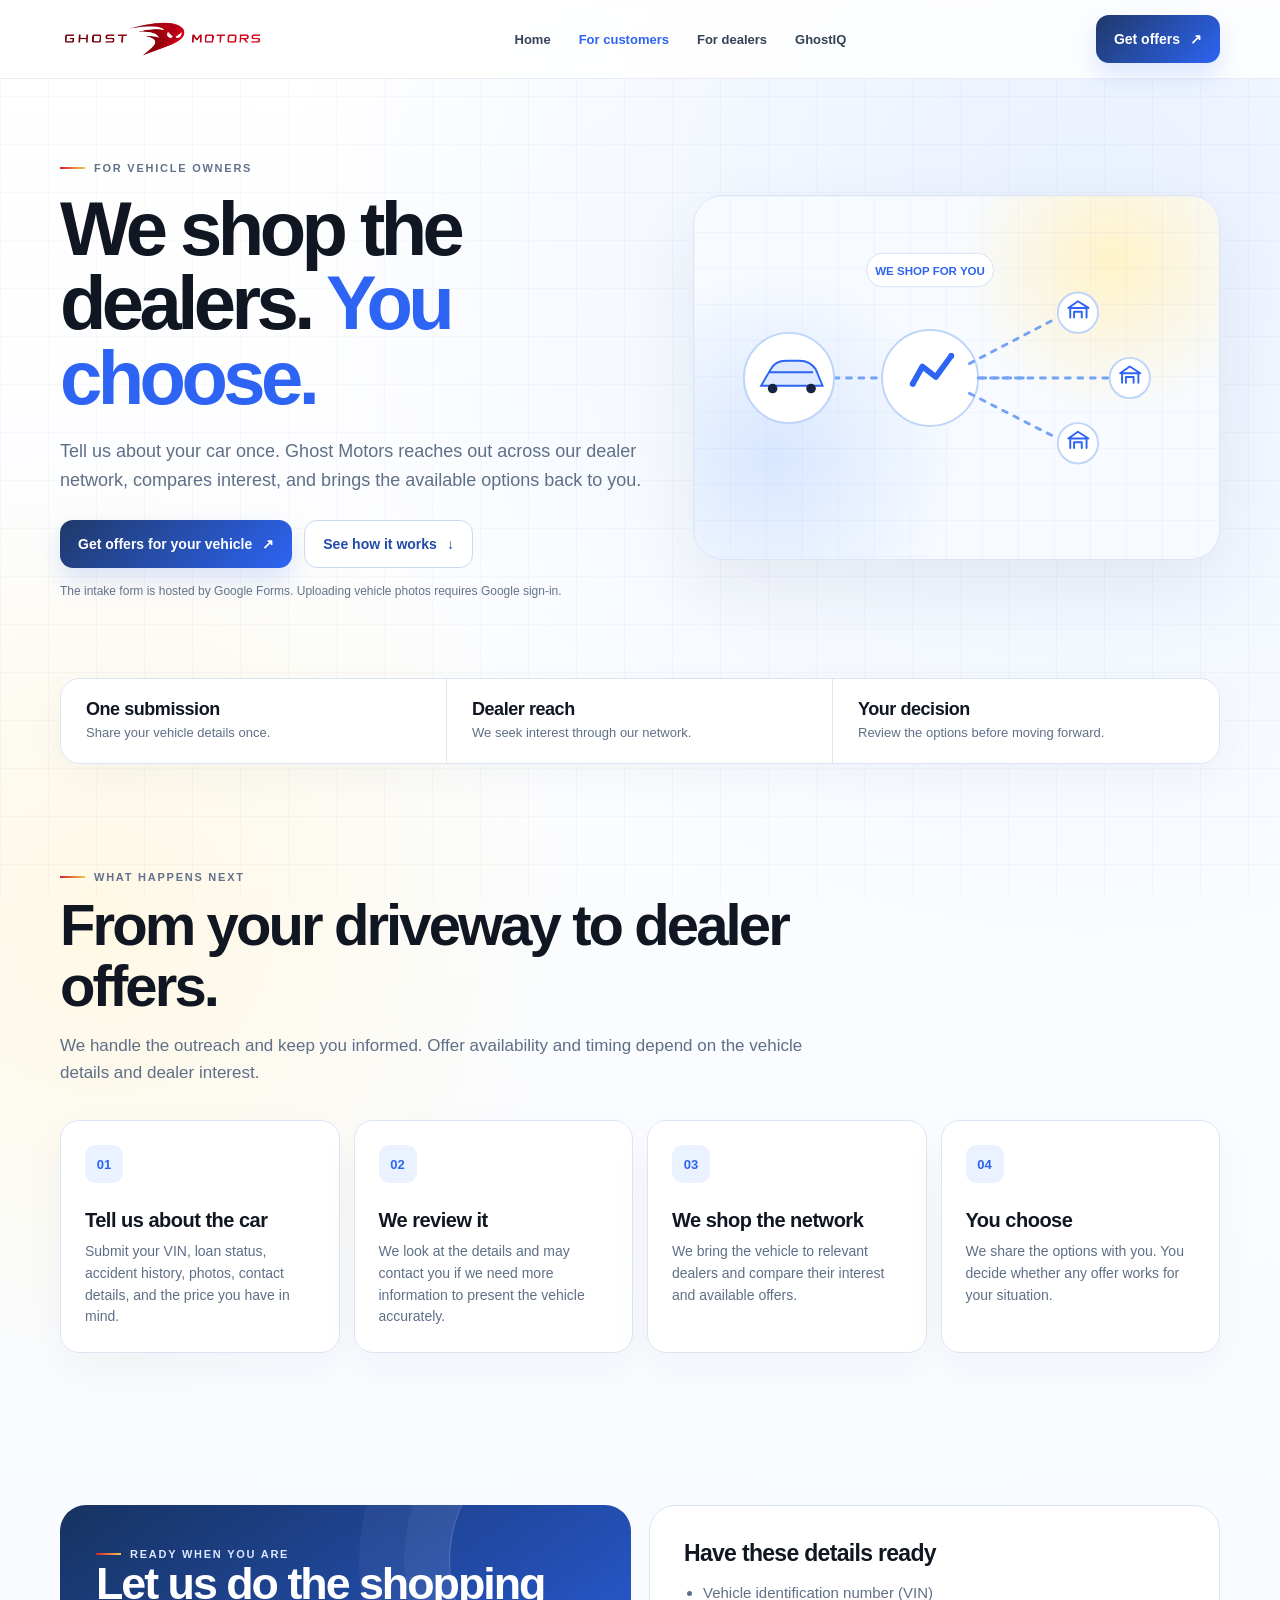
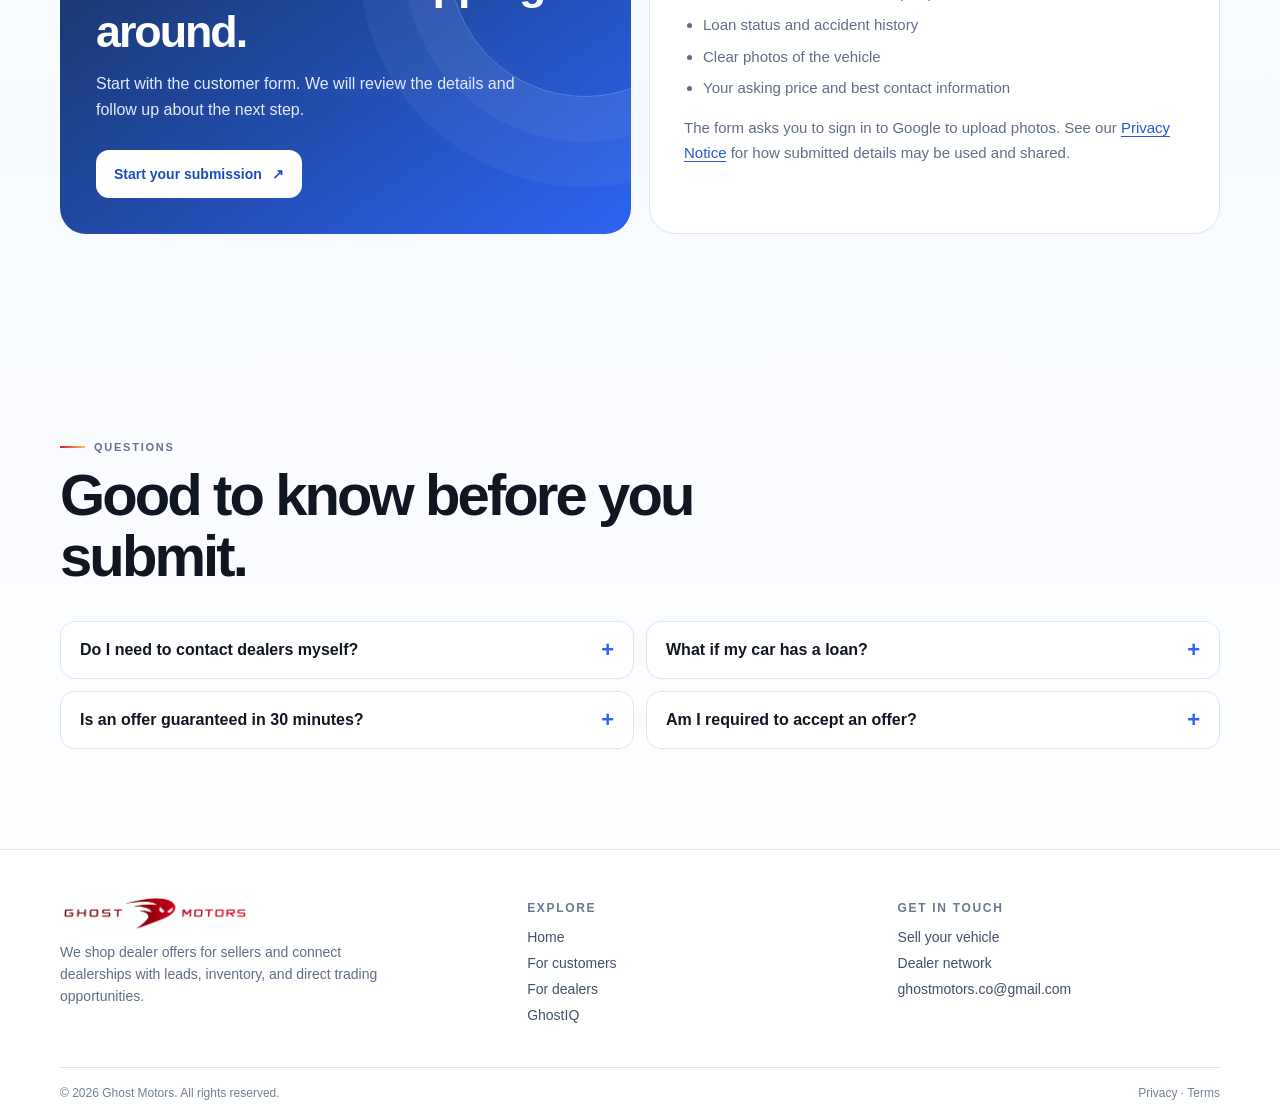
<file: customers.html>
<!DOCTYPE html>
<html lang="en">
<head>
  <meta charset="UTF-8">
  <meta name="viewport" content="width=device-width, initial-scale=1.0">
  <meta name="description" content="Sell your vehicle with Ghost Motors. Tell us about your car once, and we shop our dealer network for offers on your behalf.">
  <title>Sell Your Vehicle | Ghost Motors</title>
  <link rel="icon" type="image/svg+xml" href="favicon.svg">
  <link rel="stylesheet" href="assets/inner.css">
</head>
<body>
  <header class="site-header">
    <nav class="nav wrap" aria-label="Main navigation">
      <a class="brand" href="index.html" aria-label="Ghost Motors home"><img src="assets/ghost-wordmark.png" alt="Ghost Motors"></a>
      <div class="nav-links"><a href="index.html">Home</a><a href="customers.html" aria-current="page">For customers</a><a href="dealers.html">For dealers</a><a href="index.html#ghostiq">GhostIQ</a></div>
      <a class="nav-cta" href="https://forms.gle/uVAF91x5bxfbbbyC8" target="_blank" rel="noopener">Get offers <span aria-hidden="true">↗</span></a>
    </nav>
  </header>
  <main>
    <section class="hero wrap">
      <div>
        <span class="eyebrow">For vehicle owners</span>
        <h1>We shop the dealers. <em>You choose.</em></h1>
        <p>Tell us about your car once. Ghost Motors reaches out across our dealer network, compares interest, and brings the available options back to you.</p>
        <div class="actions"><a class="btn primary" href="https://forms.gle/uVAF91x5bxfbbbyC8" target="_blank" rel="noopener">Get offers for your vehicle <span aria-hidden="true">↗</span></a><a class="btn secondary" href="#how-it-works">See how it works <span aria-hidden="true">↓</span></a></div>
        <p class="small-note">The intake form is hosted by Google Forms. Uploading vehicle photos requires Google sign-in.</p>
      </div>
      <div class="art-panel" aria-hidden="true">
        <svg viewBox="0 0 500 300" fill="none">
          <path class="flow-line" d="M123 150H195M250 150H321" stroke="#74a3f3" stroke-width="3" stroke-linecap="round"/>
          <circle cx="76" cy="150" r="47" fill="#fff" stroke="#bed4f9" stroke-width="2"/>
          <path d="M47 158l10-17c3-6 8-9 16-9h14c8 0 13 3 17 9l7 17H47Z" fill="#dce9ff" stroke="#2d64f3" stroke-width="2"/><path d="M55 144h46" stroke="#2d64f3" stroke-width="2"/><circle cx="59" cy="161" r="5" fill="#172541"/><circle cx="99" cy="161" r="5" fill="#172541"/>
          <g class="float"><circle cx="223" cy="150" r="50" fill="#fff" stroke="#bed4f9" stroke-width="2"/><path d="M205 156l10-18 14 11 16-22" stroke="#2d64f3" stroke-width="6" stroke-linecap="round" stroke-linejoin="round"/><circle cx="205" cy="156" r="3" fill="#2d64f3"/><circle cx="245" cy="127" r="3" fill="#2d64f3"/></g>
          <g><circle cx="377" cy="82" r="21" fill="#fff" stroke="#bed4f9" stroke-width="2"/><circle cx="431" cy="150" r="21" fill="#fff" stroke="#bed4f9" stroke-width="2"/><circle cx="377" cy="218" r="21" fill="#fff" stroke="#bed4f9" stroke-width="2"/><path class="flow-line" d="M264 135l92-48M273 150h137M264 166l92 47" stroke="#74a3f3" stroke-width="3" stroke-linecap="round"/><path d="M369 87v-10h17v10m-19-10 10-7 11 7m-15 10v-6h8v6M423 155v-10h17v10m-19-10 10-7 11 7m-15 10v-6h8v6M369 223v-10h17v10m-19-10 10-7 11 7m-15 10v-6h8v6" stroke="#2d64f3" stroke-width="2" stroke-linecap="round" stroke-linejoin="round"/></g>
          <rect x="157" y="20" width="132" height="35" rx="17" fill="#fff" stroke="#d4e1f5"/><text x="223" y="43" text-anchor="middle" fill="#2d64f3" font-size="12" font-weight="800">WE SHOP FOR YOU</text>
        </svg>
      </div>
    </section>
    <div class="wrap metric-strip" aria-label="Why customers use Ghost Motors"><div><strong>One submission</strong><span>Share your vehicle details once.</span></div><div><strong>Dealer reach</strong><span>We seek interest through our network.</span></div><div><strong>Your decision</strong><span>Review the options before moving forward.</span></div></div>
    <section class="section wrap" id="how-it-works">
      <div class="section-head"><span class="eyebrow">What happens next</span><h2>From your driveway to dealer offers.</h2><p>We handle the outreach and keep you informed. Offer availability and timing depend on the vehicle details and dealer interest.</p></div>
      <div class="steps">
        <article class="card"><span class="step-no">01</span><h3>Tell us about the car</h3><p>Submit your VIN, loan status, accident history, photos, contact details, and the price you have in mind.</p></article>
        <article class="card"><span class="step-no">02</span><h3>We review it</h3><p>We look at the details and may contact you if we need more information to present the vehicle accurately.</p></article>
        <article class="card"><span class="step-no">03</span><h3>We shop the network</h3><p>We bring the vehicle to relevant dealers and compare their interest and available offers.</p></article>
        <article class="card"><span class="step-no">04</span><h3>You choose</h3><p>We share the options with you. You decide whether any offer works for your situation.</p></article>
      </div>
    </section>
    <section class="section tight wrap"><div class="split"><div class="highlight"><div><span class="eyebrow" style="color:#dce8ff">Ready when you are</span><h2>Let us do the shopping around.</h2><p>Start with the customer form. We will review the details and follow up about the next step.</p></div><a class="btn" href="https://forms.gle/uVAF91x5bxfbbbyC8" target="_blank" rel="noopener">Start your submission <span aria-hidden="true">↗</span></a></div><div class="info"><h3>Have these details ready</h3><ul><li>Vehicle identification number (VIN)</li><li>Loan status and accident history</li><li>Clear photos of the vehicle</li><li>Your asking price and best contact information</li></ul><p>The form asks you to sign in to Google to upload photos. See our <a href="privacy.html">Privacy Notice</a> for how submitted details may be used and shared.</p></div></div></section>
    <section class="section wrap"><div class="section-head"><span class="eyebrow">Questions</span><h2>Good to know before you submit.</h2></div><div class="faq-list"><details><summary>Do I need to contact dealers myself?</summary><p>No. Ghost Motors shops your vehicle through its network and brings available options back to you. A dealer may need to speak with you later if you decide to move forward.</p></details><details><summary>What if my car has a loan?</summary><p>The form asks about your loan status. Share that information so we can account for it when reviewing your vehicle and discussing next steps.</p></details><details><summary>Is an offer guaranteed in 30 minutes?</summary><p>No. Thirty minutes is a target, and timing can vary depending on the information provided and dealer response.</p></details><details><summary>Am I required to accept an offer?</summary><p>Submitting information lets us seek options for you. You decide whether to proceed with a transaction.</p></details></div></section>
  </main>
  <footer class="footer"><div class="wrap footer-inner"><div class="footer-brand"><a class="brand" href="index.html" aria-label="Ghost Motors home"><img src="assets/ghost-wordmark.png" alt="Ghost Motors"></a><p>We shop dealer offers for sellers and connect dealerships with leads, inventory, and direct trading opportunities.</p></div><div class="footer-links"><h3>Explore</h3><a href="index.html">Home</a><a href="customers.html">For customers</a><a href="dealers.html">For dealers</a><a href="index.html#ghostiq">GhostIQ</a></div><div class="footer-links"><h3>Get in touch</h3><a href="https://forms.gle/uVAF91x5bxfbbbyC8" target="_blank" rel="noopener">Sell your vehicle</a><a href="https://forms.gle/ngZRGVnKfRn4CiXC7" target="_blank" rel="noopener">Dealer network</a><a href="mailto:ghostmotors.co@gmail.com">ghostmotors.co@gmail.com</a></div></div><div class="wrap footer-bottom"><span>© 2026 Ghost Motors. All rights reserved.</span><span><a href="privacy.html">Privacy</a> · <a href="terms.html">Terms</a></span></div></footer>
</body>
</html>
</file>
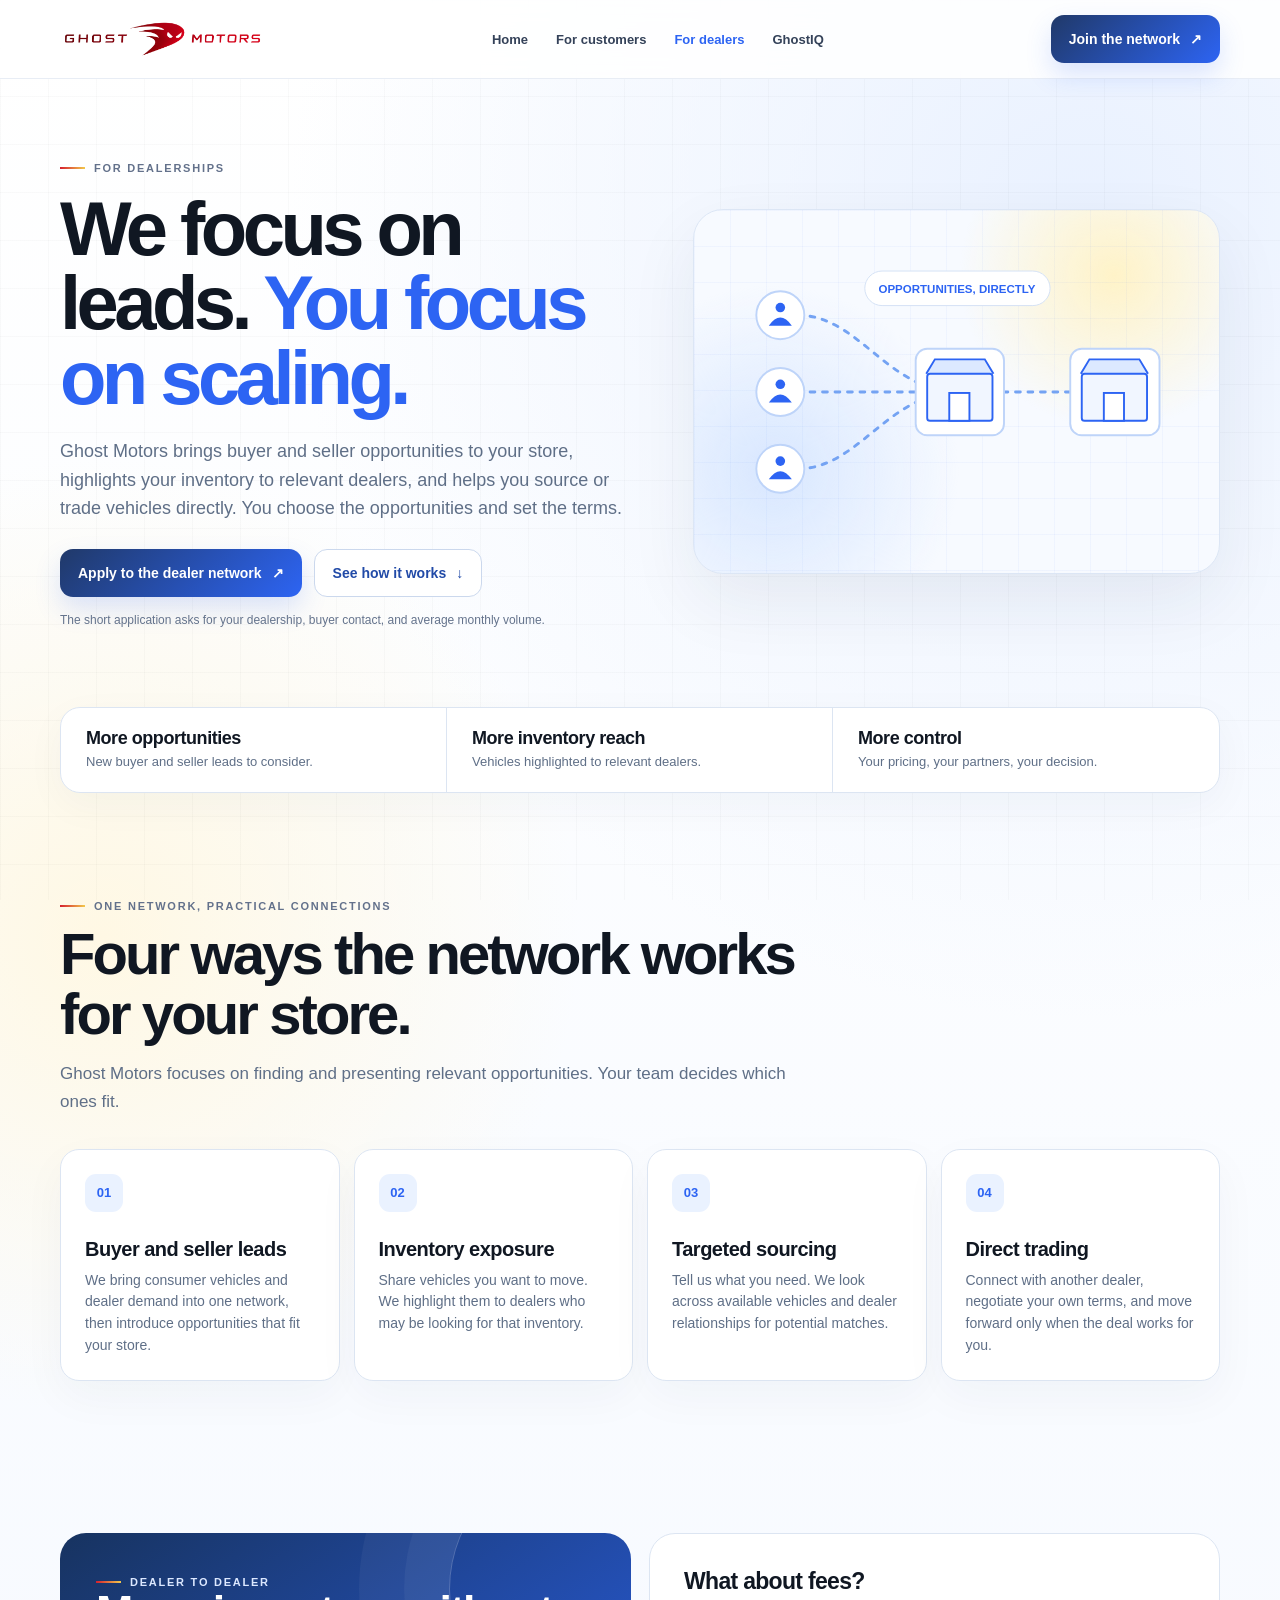
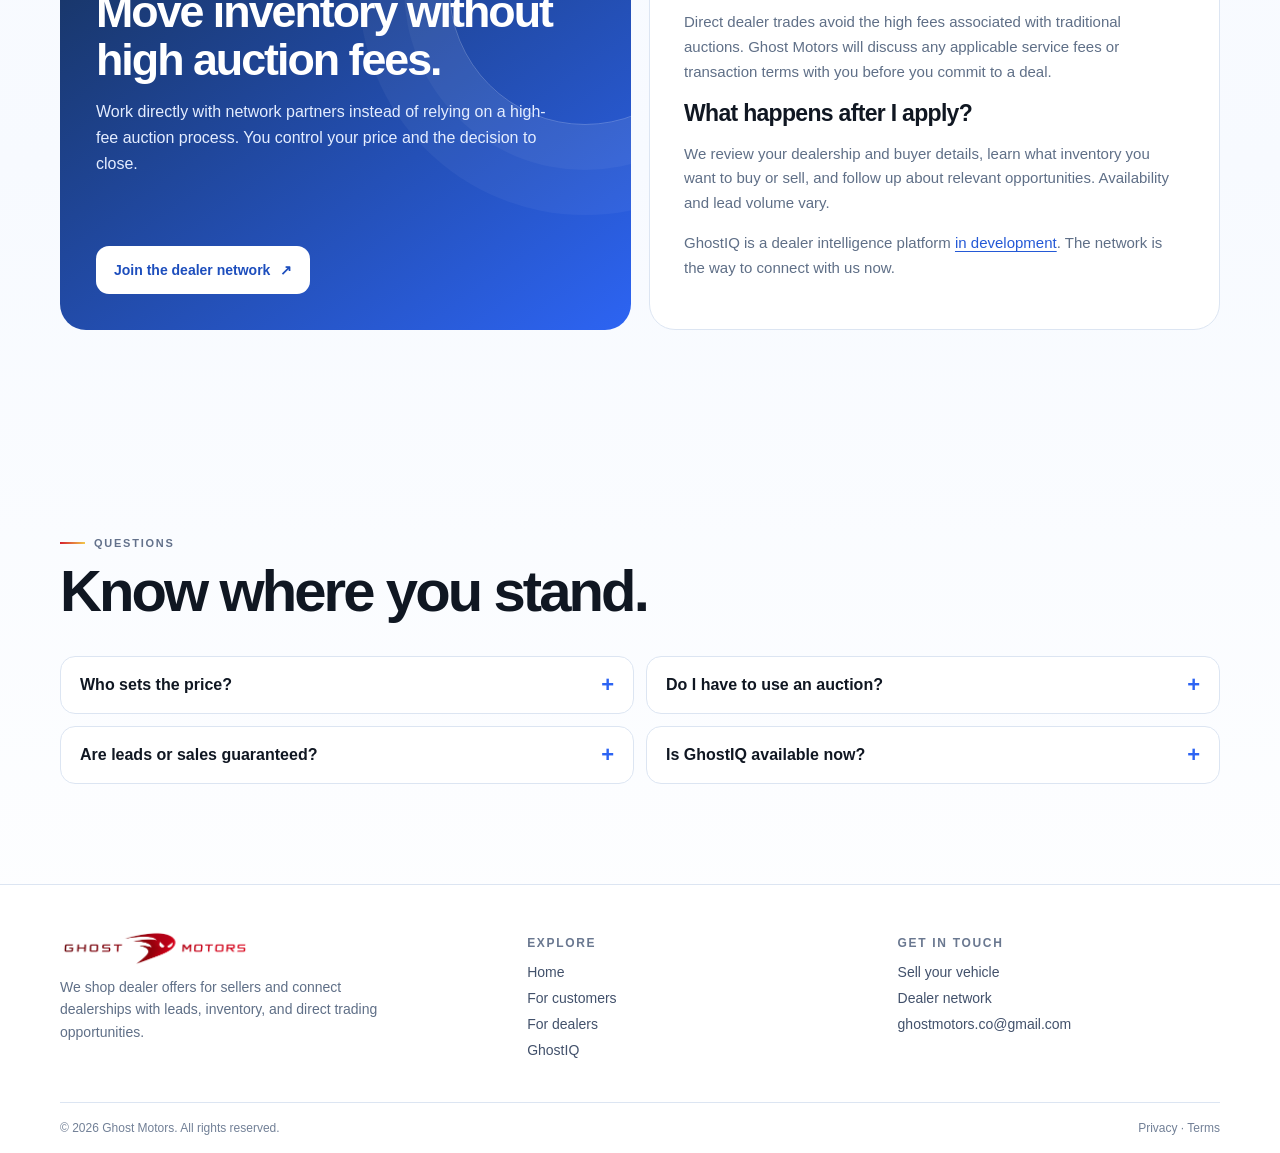
<file: dealers.html>
<!DOCTYPE html>
<html lang="en">
<head>
  <meta charset="UTF-8">
  <meta name="viewport" content="width=device-width, initial-scale=1.0">
  <meta name="description" content="Ghost Motors helps dealers find leads, highlight inventory, source vehicles, and trade directly through a dealer network without high auction fees.">
  <title>Dealer Network | Ghost Motors</title>
  <link rel="icon" type="image/svg+xml" href="favicon.svg">
  <link rel="stylesheet" href="assets/inner.css">
</head>
<body>
  <header class="site-header"><nav class="nav wrap" aria-label="Main navigation"><a class="brand" href="index.html" aria-label="Ghost Motors home"><img src="assets/ghost-wordmark.png" alt="Ghost Motors"></a><div class="nav-links"><a href="index.html">Home</a><a href="customers.html">For customers</a><a href="dealers.html" aria-current="page">For dealers</a><a href="index.html#ghostiq">GhostIQ</a></div><a class="nav-cta" href="https://forms.gle/ngZRGVnKfRn4CiXC7" target="_blank" rel="noopener">Join the network <span aria-hidden="true">↗</span></a></nav></header>
  <main>
    <section class="hero wrap"><div><span class="eyebrow">For dealerships</span><h1>We focus on leads. <em>You focus on scaling.</em></h1><p>Ghost Motors brings buyer and seller opportunities to your store, highlights your inventory to relevant dealers, and helps you source or trade vehicles directly. You choose the opportunities and set the terms.</p><div class="actions"><a class="btn primary" href="https://forms.gle/ngZRGVnKfRn4CiXC7" target="_blank" rel="noopener">Apply to the dealer network <span aria-hidden="true">↗</span></a><a class="btn secondary" href="#network">See how it works <span aria-hidden="true">↓</span></a></div><p class="small-note">The short application asks for your dealership, buyer contact, and average monthly volume.</p></div><div class="art-panel" aria-hidden="true"><svg viewBox="0 0 500 300" fill="none"><path class="flow-line" d="M85 70c65 0 93 80 169 80M85 150h169M85 230c65 0 93-80 169-80M273 150h128" stroke="#74a3f3" stroke-width="3" stroke-linecap="round"/><g fill="#fff" stroke="#bed4f9" stroke-width="2"><circle cx="67" cy="70" r="25"/><circle cx="67" cy="150" r="25"/><circle cx="67" cy="230" r="25"/></g><g fill="#2d64f3"><circle cx="67" cy="62" r="5"/><path d="M55 81q12-17 24 0"/><circle cx="67" cy="142" r="5"/><path d="M55 161q12-17 24 0"/><circle cx="67" cy="222" r="5"/><path d="M55 241q12-17 24 0"/></g><g class="float"><rect x="208" y="105" width="92" height="90" rx="12" fill="#fff" stroke="#bed4f9" stroke-width="2"/><path d="M219 131l9-15h52l9 15" fill="#dce9ff" stroke="#2d64f3" stroke-width="2"/><rect x="220" y="131" width="68" height="49" rx="3" fill="#f1f6ff" stroke="#2d64f3" stroke-width="2"/><rect x="243" y="151" width="21" height="29" fill="#fff" stroke="#2d64f3" stroke-width="2"/></g><rect x="369" y="105" width="93" height="90" rx="12" fill="#fff" stroke="#bed4f9" stroke-width="2"/><path d="M380 131l9-15h52l9 15" fill="#dce9ff" stroke="#2d64f3" stroke-width="2"/><rect x="381" y="131" width="68" height="49" rx="3" fill="#f1f6ff" stroke="#2d64f3" stroke-width="2"/><rect x="404" y="151" width="21" height="29" fill="#fff" stroke="#2d64f3" stroke-width="2"/><rect x="155" y="24" width="193" height="36" rx="18" fill="#fff" stroke="#d4e1f5"/><text x="251" y="47" text-anchor="middle" fill="#2d64f3" font-size="12" font-weight="800">OPPORTUNITIES, DIRECTLY</text></svg></div></section>
    <div class="wrap metric-strip" aria-label="Dealer network benefits"><div><strong>More opportunities</strong><span>New buyer and seller leads to consider.</span></div><div><strong>More inventory reach</strong><span>Vehicles highlighted to relevant dealers.</span></div><div><strong>More control</strong><span>Your pricing, your partners, your decision.</span></div></div>
    <section class="section wrap" id="network"><div class="section-head"><span class="eyebrow">One network, practical connections</span><h2>Four ways the network works for your store.</h2><p>Ghost Motors focuses on finding and presenting relevant opportunities. Your team decides which ones fit.</p></div><div class="steps"><article class="card"><span class="step-no">01</span><h3>Buyer and seller leads</h3><p>We bring consumer vehicles and dealer demand into one network, then introduce opportunities that fit your store.</p></article><article class="card"><span class="step-no">02</span><h3>Inventory exposure</h3><p>Share vehicles you want to move. We highlight them to dealers who may be looking for that inventory.</p></article><article class="card"><span class="step-no">03</span><h3>Targeted sourcing</h3><p>Tell us what you need. We look across available vehicles and dealer relationships for potential matches.</p></article><article class="card"><span class="step-no">04</span><h3>Direct trading</h3><p>Connect with another dealer, negotiate your own terms, and move forward only when the deal works for you.</p></article></div></section>
    <section class="section tight wrap"><div class="split"><div class="highlight"><div><span class="eyebrow" style="color:#dce8ff">Dealer to dealer</span><h2>Move inventory without high auction fees.</h2><p>Work directly with network partners instead of relying on a high-fee auction process. You control your price and the decision to close.</p></div><a class="btn" href="https://forms.gle/ngZRGVnKfRn4CiXC7" target="_blank" rel="noopener">Join the dealer network <span aria-hidden="true">↗</span></a></div><div class="info"><h3>What about fees?</h3><p>Direct dealer trades avoid the high fees associated with traditional auctions. Ghost Motors will discuss any applicable service fees or transaction terms with you before you commit to a deal.</p><h3>What happens after I apply?</h3><p>We review your dealership and buyer details, learn what inventory you want to buy or sell, and follow up about relevant opportunities. Availability and lead volume vary.</p><p>GhostIQ is a dealer intelligence platform <a href="index.html#ghostiq">in development</a>. The network is the way to connect with us now.</p></div></div></section>
    <section class="section wrap"><div class="section-head"><span class="eyebrow">Questions</span><h2>Know where you stand.</h2></div><div class="faq-list"><details><summary>Who sets the price?</summary><p>You set your asking price or buying criteria, choose which opportunities to pursue, and decide whether to accept a deal.</p></details><details><summary>Do I have to use an auction?</summary><p>No. Ghost Motors is built around direct connections between dealers. The parties discuss and agree on the transaction terms.</p></details><details><summary>Are leads or sales guaranteed?</summary><p>No. We work to bring relevant opportunities to the network, but the number of leads, availability, and results vary.</p></details><details><summary>Is GhostIQ available now?</summary><p>Not yet. GhostIQ is in development. You can apply to the existing dealer network using the form above.</p></details></div></section>
  </main>
  <footer class="footer"><div class="wrap footer-inner"><div class="footer-brand"><a class="brand" href="index.html" aria-label="Ghost Motors home"><img src="assets/ghost-wordmark.png" alt="Ghost Motors"></a><p>We shop dealer offers for sellers and connect dealerships with leads, inventory, and direct trading opportunities.</p></div><div class="footer-links"><h3>Explore</h3><a href="index.html">Home</a><a href="customers.html">For customers</a><a href="dealers.html">For dealers</a><a href="index.html#ghostiq">GhostIQ</a></div><div class="footer-links"><h3>Get in touch</h3><a href="https://forms.gle/uVAF91x5bxfbbbyC8" target="_blank" rel="noopener">Sell your vehicle</a><a href="https://forms.gle/ngZRGVnKfRn4CiXC7" target="_blank" rel="noopener">Dealer network</a><a href="mailto:ghostmotors.co@gmail.com">ghostmotors.co@gmail.com</a></div></div><div class="wrap footer-bottom"><span>© 2026 Ghost Motors. All rights reserved.</span><span><a href="privacy.html">Privacy</a> · <a href="terms.html">Terms</a></span></div></footer>
</body>
</html>
</file>
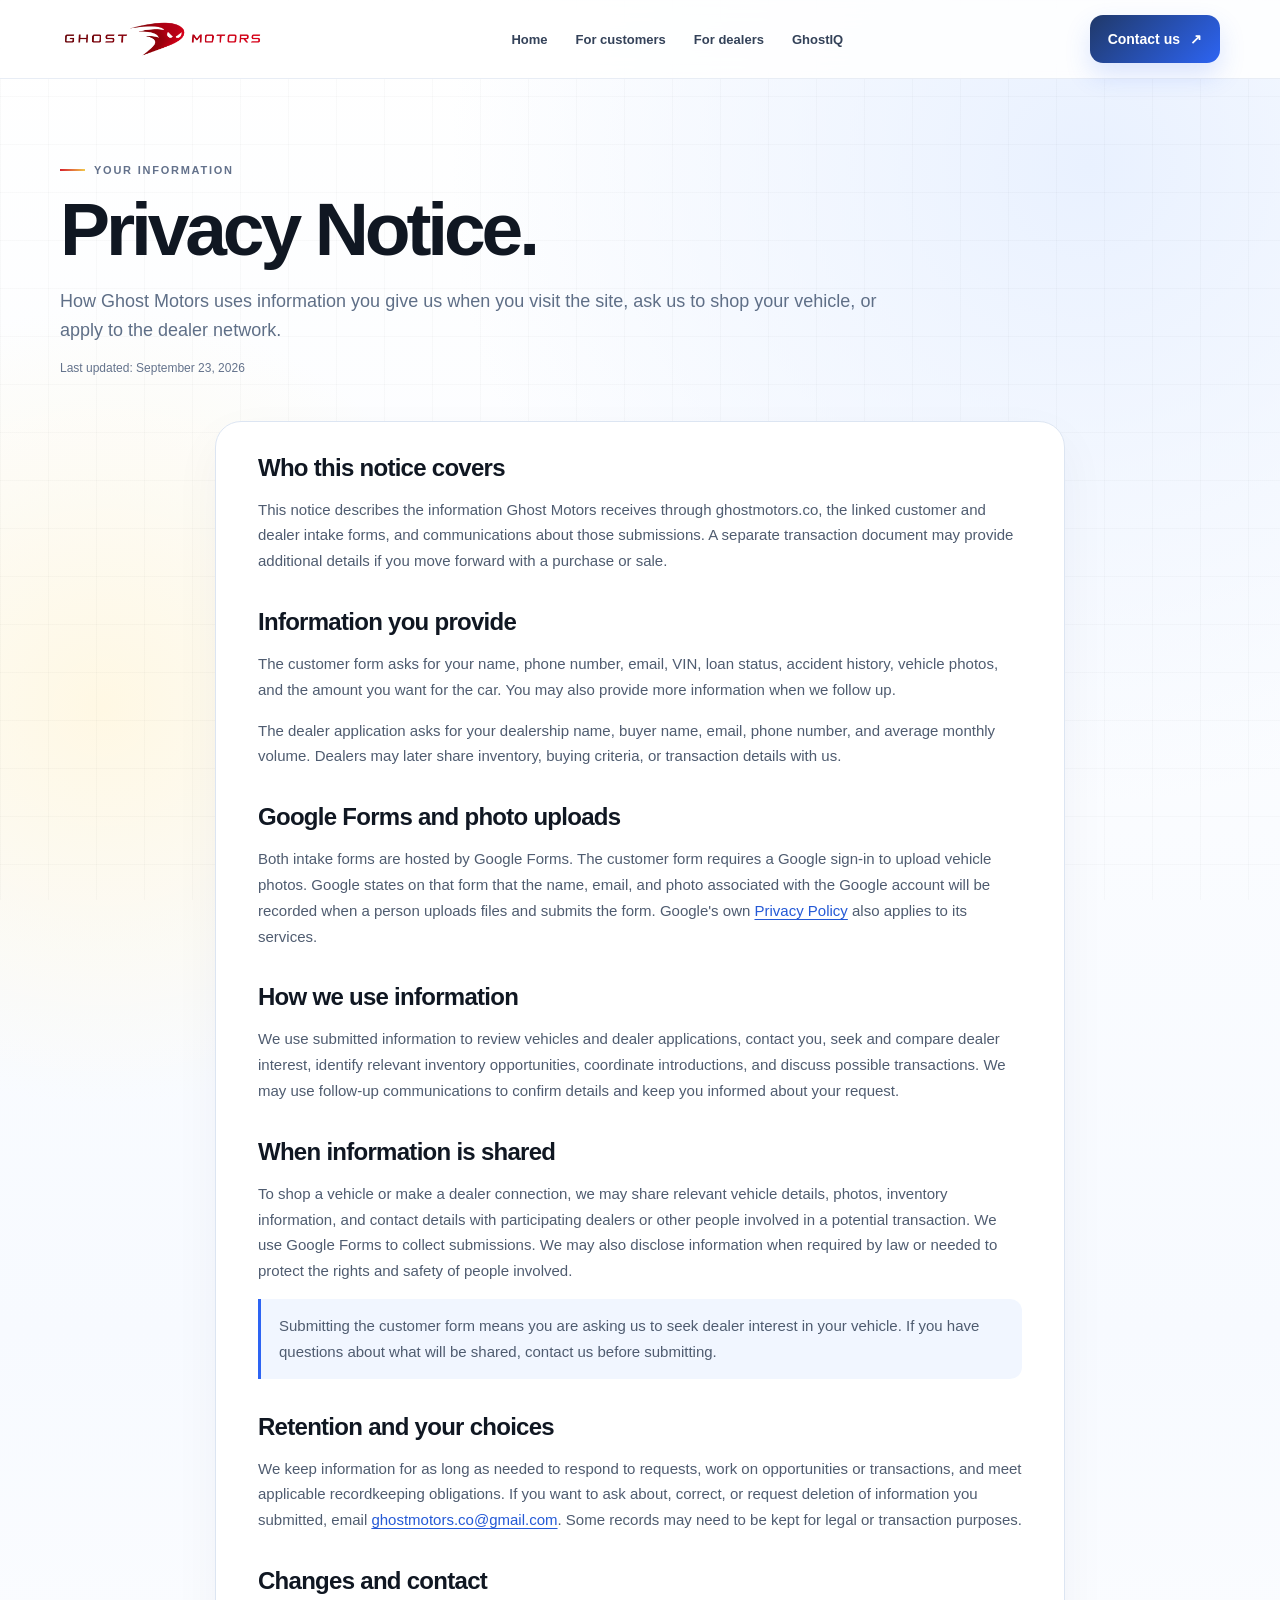
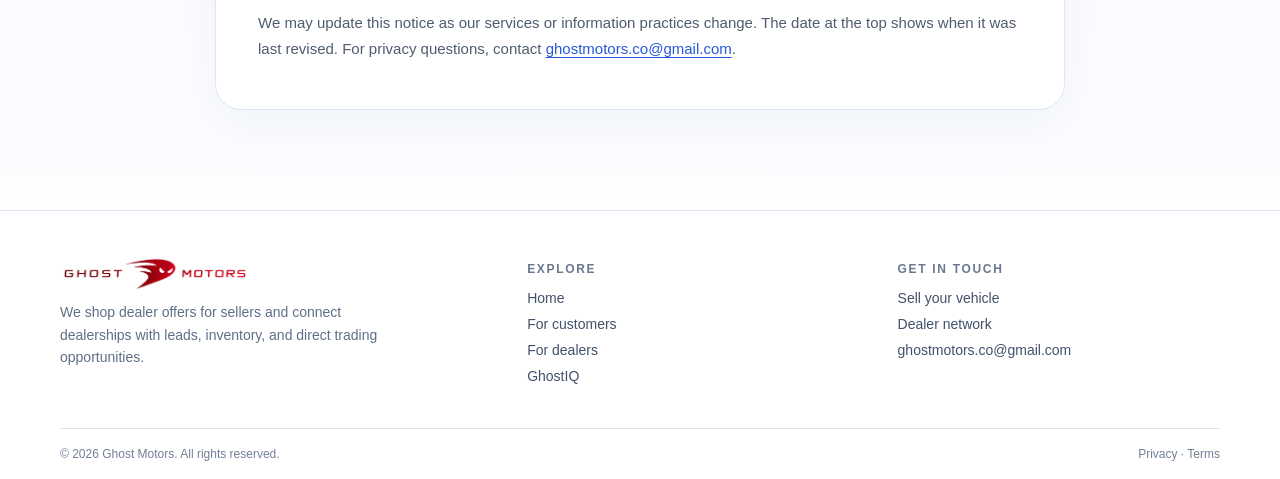
<file: privacy.html>
<!DOCTYPE html>
<html lang="en">
<head>
  <meta charset="UTF-8">
  <meta name="viewport" content="width=device-width, initial-scale=1.0">
  <meta name="description" content="Read the Ghost Motors Privacy Notice to understand the information collected through our customer and dealer forms and how it may be used and shared.">
  <title>Privacy Notice | Ghost Motors</title>
  <link rel="icon" type="image/svg+xml" href="favicon.svg">
  <link rel="stylesheet" href="assets/inner.css">
</head>
<body>
  <header class="site-header"><nav class="nav wrap" aria-label="Main navigation"><a class="brand" href="index.html" aria-label="Ghost Motors home"><img src="assets/ghost-wordmark.png" alt="Ghost Motors"></a><div class="nav-links"><a href="index.html">Home</a><a href="customers.html">For customers</a><a href="dealers.html">For dealers</a><a href="index.html#ghostiq">GhostIQ</a></div><a class="nav-cta" href="mailto:ghostmotors.co@gmail.com">Contact us <span aria-hidden="true">↗</span></a></nav></header>
  <main><div class="wrap"><div class="page-hero"><span class="eyebrow">Your information</span><h1>Privacy Notice.</h1><p>How Ghost Motors uses information you give us when you visit the site, ask us to shop your vehicle, or apply to the dealer network.</p><p class="small-note">Last updated: September 23, 2026</p></div><article class="policy">
    <h2>Who this notice covers</h2><p>This notice describes the information Ghost Motors receives through ghostmotors.co, the linked customer and dealer intake forms, and communications about those submissions. A separate transaction document may provide additional details if you move forward with a purchase or sale.</p>
    <h2>Information you provide</h2><p>The customer form asks for your name, phone number, email, VIN, loan status, accident history, vehicle photos, and the amount you want for the car. You may also provide more information when we follow up.</p><p>The dealer application asks for your dealership name, buyer name, email, phone number, and average monthly volume. Dealers may later share inventory, buying criteria, or transaction details with us.</p>
    <h2>Google Forms and photo uploads</h2><p>Both intake forms are hosted by Google Forms. The customer form requires a Google sign-in to upload vehicle photos. Google states on that form that the name, email, and photo associated with the Google account will be recorded when a person uploads files and submits the form. Google's own <a href="https://policies.google.com/privacy" target="_blank" rel="noopener">Privacy Policy</a> also applies to its services.</p>
    <h2>How we use information</h2><p>We use submitted information to review vehicles and dealer applications, contact you, seek and compare dealer interest, identify relevant inventory opportunities, coordinate introductions, and discuss possible transactions. We may use follow-up communications to confirm details and keep you informed about your request.</p>
    <h2>When information is shared</h2><p>To shop a vehicle or make a dealer connection, we may share relevant vehicle details, photos, inventory information, and contact details with participating dealers or other people involved in a potential transaction. We use Google Forms to collect submissions. We may also disclose information when required by law or needed to protect the rights and safety of people involved.</p><p class="callout">Submitting the customer form means you are asking us to seek dealer interest in your vehicle. If you have questions about what will be shared, contact us before submitting.</p>
    <h2>Retention and your choices</h2><p>We keep information for as long as needed to respond to requests, work on opportunities or transactions, and meet applicable recordkeeping obligations. If you want to ask about, correct, or request deletion of information you submitted, email <a href="mailto:ghostmotors.co@gmail.com">ghostmotors.co@gmail.com</a>. Some records may need to be kept for legal or transaction purposes.</p>
    <h2>Changes and contact</h2><p>We may update this notice as our services or information practices change. The date at the top shows when it was last revised. For privacy questions, contact <a href="mailto:ghostmotors.co@gmail.com">ghostmotors.co@gmail.com</a>.</p>
  </article></div></main>
  <footer class="footer"><div class="wrap footer-inner"><div class="footer-brand"><a class="brand" href="index.html" aria-label="Ghost Motors home"><img src="assets/ghost-wordmark.png" alt="Ghost Motors"></a><p>We shop dealer offers for sellers and connect dealerships with leads, inventory, and direct trading opportunities.</p></div><div class="footer-links"><h3>Explore</h3><a href="index.html">Home</a><a href="customers.html">For customers</a><a href="dealers.html">For dealers</a><a href="index.html#ghostiq">GhostIQ</a></div><div class="footer-links"><h3>Get in touch</h3><a href="https://forms.gle/uVAF91x5bxfbbbyC8" target="_blank" rel="noopener">Sell your vehicle</a><a href="https://forms.gle/ngZRGVnKfRn4CiXC7" target="_blank" rel="noopener">Dealer network</a><a href="mailto:ghostmotors.co@gmail.com">ghostmotors.co@gmail.com</a></div></div><div class="wrap footer-bottom"><span>© 2026 Ghost Motors. All rights reserved.</span><span><a href="privacy.html">Privacy</a> · <a href="terms.html">Terms</a></span></div></footer>
</body>
</html>
</file>
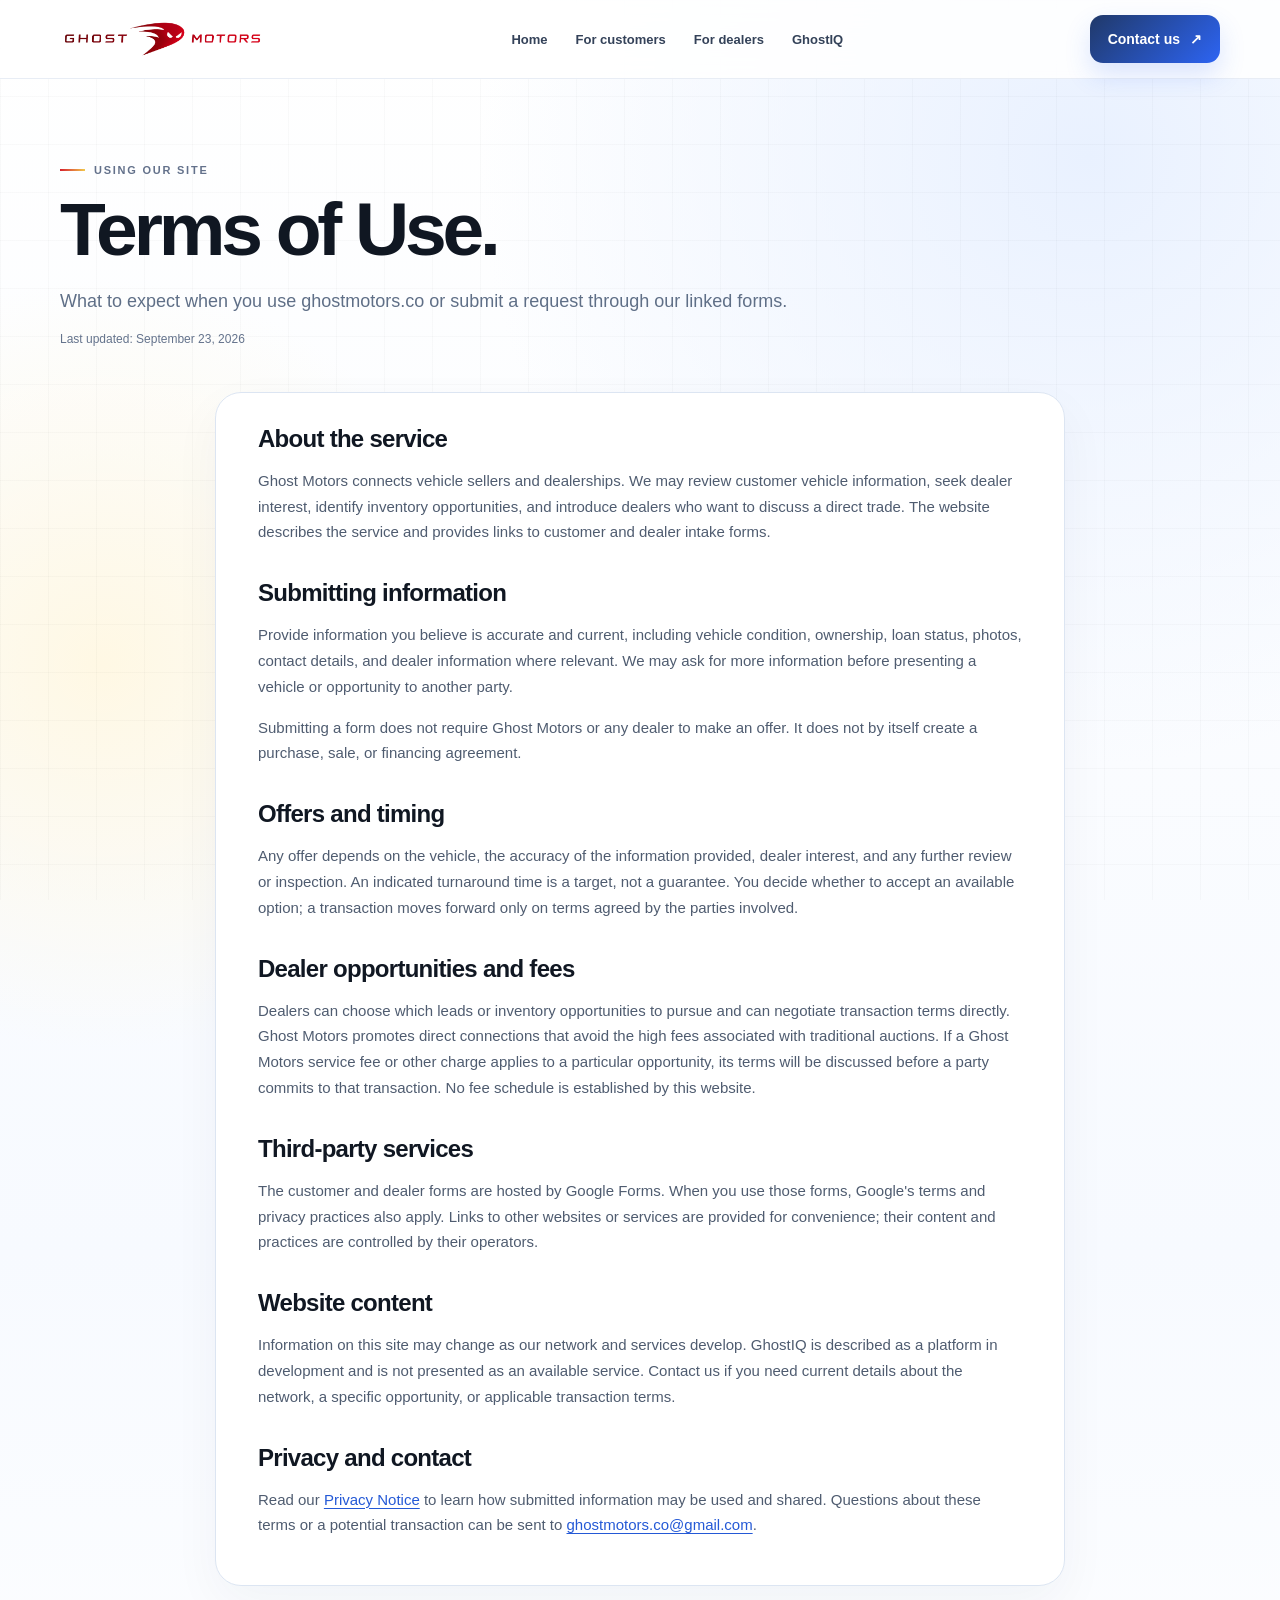
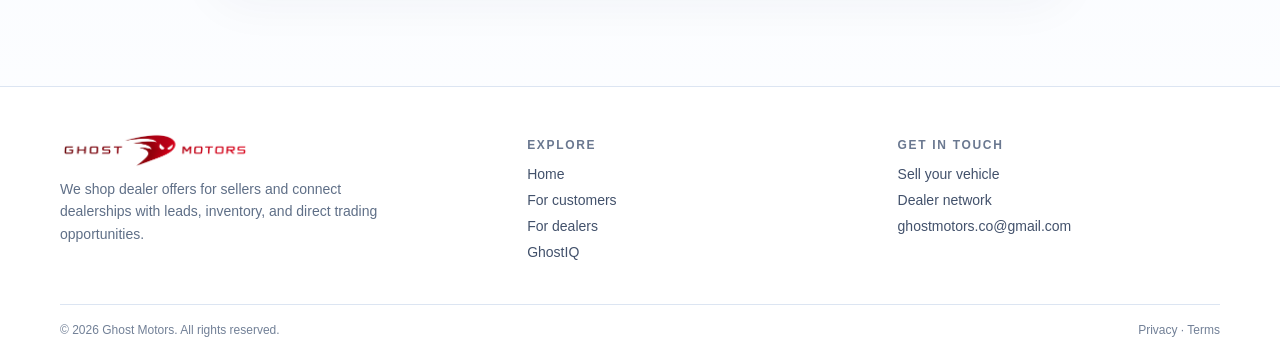
<file: terms.html>
<!DOCTYPE html>
<html lang="en">
<head>
  <meta charset="UTF-8">
  <meta name="viewport" content="width=device-width, initial-scale=1.0">
  <meta name="description" content="Read the Ghost Motors website terms for customer vehicle submissions, dealer network applications, offers, and direct dealer transactions.">
  <title>Terms of Use | Ghost Motors</title>
  <link rel="icon" type="image/svg+xml" href="favicon.svg">
  <link rel="stylesheet" href="assets/inner.css">
</head>
<body>
  <header class="site-header"><nav class="nav wrap" aria-label="Main navigation"><a class="brand" href="index.html" aria-label="Ghost Motors home"><img src="assets/ghost-wordmark.png" alt="Ghost Motors"></a><div class="nav-links"><a href="index.html">Home</a><a href="customers.html">For customers</a><a href="dealers.html">For dealers</a><a href="index.html#ghostiq">GhostIQ</a></div><a class="nav-cta" href="mailto:ghostmotors.co@gmail.com">Contact us <span aria-hidden="true">↗</span></a></nav></header>
  <main><div class="wrap"><div class="page-hero"><span class="eyebrow">Using our site</span><h1>Terms of Use.</h1><p>What to expect when you use ghostmotors.co or submit a request through our linked forms.</p><p class="small-note">Last updated: September 23, 2026</p></div><article class="policy">
    <h2>About the service</h2><p>Ghost Motors connects vehicle sellers and dealerships. We may review customer vehicle information, seek dealer interest, identify inventory opportunities, and introduce dealers who want to discuss a direct trade. The website describes the service and provides links to customer and dealer intake forms.</p>
    <h2>Submitting information</h2><p>Provide information you believe is accurate and current, including vehicle condition, ownership, loan status, photos, contact details, and dealer information where relevant. We may ask for more information before presenting a vehicle or opportunity to another party.</p><p>Submitting a form does not require Ghost Motors or any dealer to make an offer. It does not by itself create a purchase, sale, or financing agreement.</p>
    <h2>Offers and timing</h2><p>Any offer depends on the vehicle, the accuracy of the information provided, dealer interest, and any further review or inspection. An indicated turnaround time is a target, not a guarantee. You decide whether to accept an available option; a transaction moves forward only on terms agreed by the parties involved.</p>
    <h2>Dealer opportunities and fees</h2><p>Dealers can choose which leads or inventory opportunities to pursue and can negotiate transaction terms directly. Ghost Motors promotes direct connections that avoid the high fees associated with traditional auctions. If a Ghost Motors service fee or other charge applies to a particular opportunity, its terms will be discussed before a party commits to that transaction. No fee schedule is established by this website.</p>
    <h2>Third-party services</h2><p>The customer and dealer forms are hosted by Google Forms. When you use those forms, Google's terms and privacy practices also apply. Links to other websites or services are provided for convenience; their content and practices are controlled by their operators.</p>
    <h2>Website content</h2><p>Information on this site may change as our network and services develop. GhostIQ is described as a platform in development and is not presented as an available service. Contact us if you need current details about the network, a specific opportunity, or applicable transaction terms.</p>
    <h2>Privacy and contact</h2><p>Read our <a href="privacy.html">Privacy Notice</a> to learn how submitted information may be used and shared. Questions about these terms or a potential transaction can be sent to <a href="mailto:ghostmotors.co@gmail.com">ghostmotors.co@gmail.com</a>.</p>
  </article></div></main>
  <footer class="footer"><div class="wrap footer-inner"><div class="footer-brand"><a class="brand" href="index.html" aria-label="Ghost Motors home"><img src="assets/ghost-wordmark.png" alt="Ghost Motors"></a><p>We shop dealer offers for sellers and connect dealerships with leads, inventory, and direct trading opportunities.</p></div><div class="footer-links"><h3>Explore</h3><a href="index.html">Home</a><a href="customers.html">For customers</a><a href="dealers.html">For dealers</a><a href="index.html#ghostiq">GhostIQ</a></div><div class="footer-links"><h3>Get in touch</h3><a href="https://forms.gle/uVAF91x5bxfbbbyC8" target="_blank" rel="noopener">Sell your vehicle</a><a href="https://forms.gle/ngZRGVnKfRn4CiXC7" target="_blank" rel="noopener">Dealer network</a><a href="mailto:ghostmotors.co@gmail.com">ghostmotors.co@gmail.com</a></div></div><div class="wrap footer-bottom"><span>© 2026 Ghost Motors. All rights reserved.</span><span><a href="privacy.html">Privacy</a> · <a href="terms.html">Terms</a></span></div></footer>
</body>
</html>
</file>
<file: assets/inner.css>
:root{--ink:#101722;--muted:#5f6f87;--blue:#2d64f3;--yellow:#f2c94c;--line:#dce5f2;--paper:#f7faff}
*{box-sizing:border-box}
html{scroll-behavior:smooth}
body{margin:0;color:var(--ink);font-family:Inter,ui-sans-serif,-apple-system,BlinkMacSystemFont,"Segoe UI",sans-serif;background:radial-gradient(circle at 85% 8%,#e9f1ff 0,transparent 29%),radial-gradient(circle at 8% 34%,#fff8e4 0,transparent 22%),linear-gradient(180deg,#fff,#f7faff 64%,#fff)}
body::before{content:"";position:fixed;inset:0;pointer-events:none;z-index:-1;background-image:linear-gradient(#10172206 1px,transparent 1px),linear-gradient(90deg,#10172206 1px,transparent 1px);background-size:48px 48px}
a{color:inherit;text-decoration:none}
:focus-visible{outline:3px solid var(--blue);outline-offset:4px;border-radius:5px}
button,a{touch-action:manipulation}
.wrap{width:min(1160px,calc(100% - 48px));margin:auto}
.site-header{position:sticky;top:0;z-index:10;background:#ffffffdb;border-bottom:1px solid #e8edf5;backdrop-filter:blur(16px)}
.nav{height:78px;display:flex;align-items:center;justify-content:space-between;gap:20px}
.brand{width:205px;display:block;flex:none}
.brand img{width:100%;height:auto;display:block}
.nav-links{display:flex;align-items:center;gap:28px;font-size:13px;font-weight:700;color:#344259}
.nav-links a:hover,.footer-links a:hover,.text-link:hover{color:var(--blue)}
.nav-links [aria-current="page"]{color:var(--blue)}
.nav-cta,.btn{display:inline-flex;align-items:center;justify-content:center;gap:10px;border-radius:13px;font-size:14px;font-weight:800;min-height:48px;padding:11px 18px;transition:transform .2s,box-shadow .2s}
.nav-cta:hover,.btn:hover{transform:translateY(-2px)}
.nav-cta,.btn.primary{color:#fff;background:linear-gradient(135deg,#203969,#2d64f3);box-shadow:0 12px 26px #2d64f32b}
.btn.secondary{background:#fff;border:1px solid #cbd8ed;color:#214aa7}
.eyebrow{display:inline-flex;align-items:center;gap:9px;text-transform:uppercase;letter-spacing:.16em;font-size:11px;font-weight:900;color:#63718b}
.eyebrow::before{content:"";width:25px;height:2px;background:linear-gradient(90deg,#d51f2e,var(--yellow))}
.hero{padding:76px 0 78px;display:grid;grid-template-columns:1.05fr .95fr;align-items:center;gap:50px}
.hero h1{font-size:clamp(48px,6vw,76px);letter-spacing:-.06em;line-height:.98;margin:18px 0 22px;max-width:680px}
.hero h1 em{font-style:normal;color:#2d64f3}
.hero p{font-size:18px;line-height:1.58;color:var(--muted);max-width:610px;margin:0 0 26px}
.actions{display:flex;gap:12px;flex-wrap:wrap}
.small-note{font-size:12px!important;line-height:1.5!important;margin:14px 0 0!important;color:#64738c!important}
.art-panel{min-height:365px;border:1px solid #dce6f5;background:radial-gradient(circle at 80% 18%,#fff3c8,transparent 30%),radial-gradient(circle at 15% 72%,#d8e7ff,transparent 36%),#f7faff;border-radius:30px;box-shadow:0 28px 70px #172b4a12;position:relative;display:grid;place-items:center;overflow:hidden}
.art-panel::after{content:"";position:absolute;inset:0;background-image:linear-gradient(#2d64f30a 1px,transparent 1px),linear-gradient(90deg,#2d64f30a 1px,transparent 1px);background-size:36px 36px;pointer-events:none}
.art-panel svg{width:min(92%,480px);height:auto;position:relative;z-index:1}
.flow-line{stroke-dasharray:5 8;animation:flow 8s linear infinite}
.float{animation:float 5s ease-in-out infinite}
@keyframes flow{to{stroke-dashoffset:-52}}
@keyframes float{50%{transform:translateY(-6px)}}
.metric-strip{display:grid;grid-template-columns:repeat(3,minmax(0,1fr));border:1px solid var(--line);background:#fff;border-radius:20px;box-shadow:0 12px 40px #172b4a0a;overflow:hidden}
.metric-strip div{padding:20px 25px;border-right:1px solid var(--line)}
.metric-strip div:last-child{border:0}
.metric-strip strong{display:block;font-size:18px;letter-spacing:-.025em}
.metric-strip span{display:block;color:var(--muted);font-size:13px;line-height:1.45;margin-top:4px}
.section{padding:100px 0}
.section.tight{padding-top:52px}
.section-head{max-width:750px;margin-bottom:34px}
.section-head h2{font-size:clamp(38px,4.6vw,58px);line-height:1.05;letter-spacing:-.05em;margin:12px 0 15px}
.section-head p{color:var(--muted);font-size:17px;line-height:1.6;margin:0}
.steps{display:grid;grid-template-columns:repeat(4,minmax(0,1fr));gap:14px}
.card{background:#fff;border:1px solid var(--line);border-radius:19px;padding:24px;box-shadow:0 16px 45px #172b4a0a;transition:transform .25s ease,box-shadow .25s ease,border-color .25s ease}
.card:hover{transform:translateY(-4px);border-color:#c7d8f2;box-shadow:0 20px 45px #172b4a12}
.step-no{display:grid;place-items:center;width:38px;height:38px;border-radius:11px;background:#eaf2ff;color:#2d64f3;font-weight:900;font-size:13px;margin-bottom:26px}
.card h3{font-size:20px;letter-spacing:-.025em;margin:0 0 9px}
.card p{font-size:14px;line-height:1.55;color:var(--muted);margin:0}
.split{display:grid;grid-template-columns:1fr 1fr;gap:18px}
.highlight{border-radius:26px;padding:36px;background:linear-gradient(145deg,#173360,#2d64f3);color:#fff;min-height:285px;display:flex;flex-direction:column;justify-content:space-between;overflow:hidden;position:relative}
.highlight::after{content:"";position:absolute;width:270px;height:270px;border:1px solid #ffffff3b;border-radius:50%;right:-90px;top:-80px;box-shadow:0 0 0 45px #ffffff0b,0 0 0 90px #ffffff0b}
.highlight h2{font-size:clamp(31px,3.5vw,48px);letter-spacing:-.045em;line-height:1.06;margin:0;position:relative;z-index:1}
.highlight p{line-height:1.6;color:#e4edff;max-width:450px;margin:16px 0 0;position:relative;z-index:1}
.highlight .btn{align-self:flex-start;margin-top:28px;background:#fff;color:#1d4ebd;position:relative;z-index:1}
.info{padding:34px;background:#fff;border:1px solid var(--line);border-radius:26px}
.info h3{font-size:23px;letter-spacing:-.03em;margin:0 0 14px}
.info p,.info li{color:var(--muted);line-height:1.65;font-size:15px}
.info ul{padding-left:19px;margin:12px 0 0}
.info li+li{margin-top:7px}
.info a,.policy a{color:#2459d6;text-decoration:underline;text-underline-offset:3px}
.faq-list{display:grid;grid-template-columns:1fr 1fr;gap:12px}
.faq-list details{border:1px solid var(--line);background:#fff;border-radius:15px;padding:0 19px}
.faq-list summary{list-style:none;cursor:pointer;padding:19px 26px 19px 0;font-weight:750;position:relative}
.faq-list summary::-webkit-details-marker{display:none}
.faq-list summary::after{content:"+";position:absolute;right:0;top:15px;font-size:22px;color:var(--blue)}
.faq-list details[open] summary::after{content:"−"}
.faq-list p{color:var(--muted);line-height:1.6;font-size:14px;margin:0 0 19px}
.page-hero{padding:78px 0 44px;max-width:850px}
.page-hero h1{font-size:clamp(48px,6vw,75px);line-height:1;letter-spacing:-.055em;margin:16px 0 20px}
.page-hero p{font-size:18px;line-height:1.6;color:var(--muted);margin:0}
.policy{max-width:850px;background:#fff;border:1px solid var(--line);border-radius:26px;padding:32px 42px;margin:0 auto 100px;box-shadow:0 18px 50px #172b4a0b}
.policy h2{font-size:24px;letter-spacing:-.03em;margin:34px 0 10px}
.policy h2:first-child{margin-top:0}
.policy p,.policy li{font-size:15px;line-height:1.72;color:#4f5c70}
.policy ul{padding-left:20px}
.policy .callout{background:#f1f6ff;border-left:3px solid var(--blue);padding:14px 18px;border-radius:0 12px 12px 0}
.footer{border-top:1px solid var(--line);background:#fff}
.footer-inner{padding:44px 0;display:grid;grid-template-columns:1.3fr 1fr 1fr;gap:48px}
.footer .brand{width:190px;margin-bottom:8px}
.footer-brand p{max-width:350px;color:var(--muted);font-size:14px;line-height:1.6;margin:0}
.footer-links{display:flex;flex-direction:column;gap:10px;font-size:14px;color:#42516b}
.footer-links h3{font-size:12px;text-transform:uppercase;letter-spacing:.14em;color:#6a7890;margin:7px 0 4px}
.footer-bottom{border-top:1px solid var(--line);padding:18px 0;display:flex;justify-content:space-between;gap:15px;flex-wrap:wrap;font-size:12px;color:#728097}
.footer-bottom a:hover{color:var(--blue)}
@media(max-width:900px){.hero{grid-template-columns:1fr;gap:30px}.art-panel{min-height:300px}.steps{grid-template-columns:repeat(2,minmax(0,1fr))}.nav-links{gap:16px}.brand{width:170px}}
@media(max-width:640px){.wrap{width:min(100% - 32px,500px)}.nav{height:70px}.brand{width:145px}.nav-links{display:none}.nav-cta{min-height:40px;padding:9px 12px;font-size:12px}.hero{padding:49px 0 45px}.hero h1{font-size:clamp(44px,12vw,60px)}.hero p{font-size:16px}.art-panel{min-height:230px;border-radius:22px}.metric-strip{grid-template-columns:1fr}.metric-strip div{padding:16px 20px;border-right:0;border-bottom:1px solid var(--line)}.metric-strip div:last-child{border-bottom:0}.section{padding:68px 0}.section.tight{padding-top:38px}.section-head h2{font-size:39px}.section-head p{font-size:15px}.steps,.split,.faq-list{grid-template-columns:1fr}.card{padding:22px}.step-no{margin-bottom:15px}.highlight,.info{padding:25px}.page-hero{padding:48px 0 30px}.page-hero h1{font-size:48px}.page-hero p{font-size:16px}.policy{padding:23px;margin-bottom:65px}.footer-inner{grid-template-columns:1fr 1fr;gap:28px}.footer-brand{grid-column:1/-1}.footer-bottom{flex-direction:column}.actions .btn{width:100%}}
@media(prefers-reduced-motion:reduce){*,*::before,*::after{animation:none!important;scroll-behavior:auto!important;transition:none!important}}
</file>
